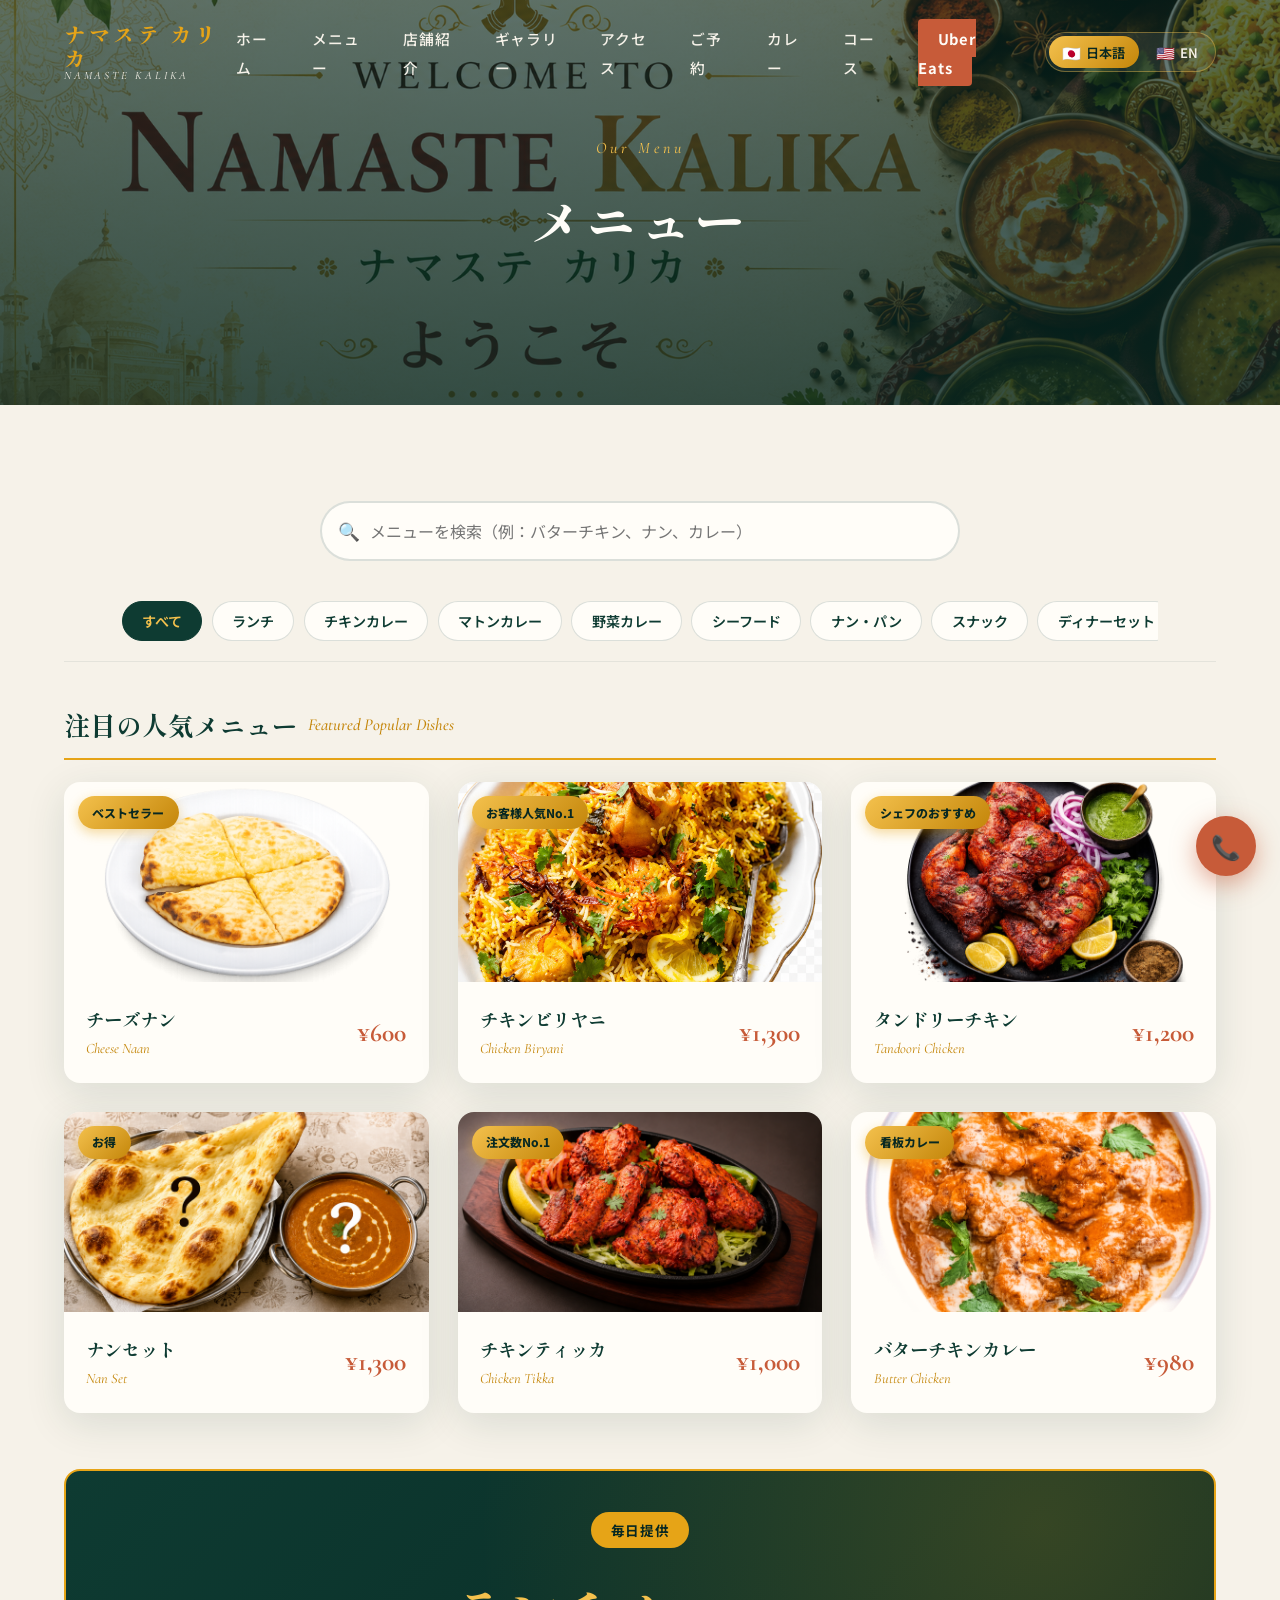
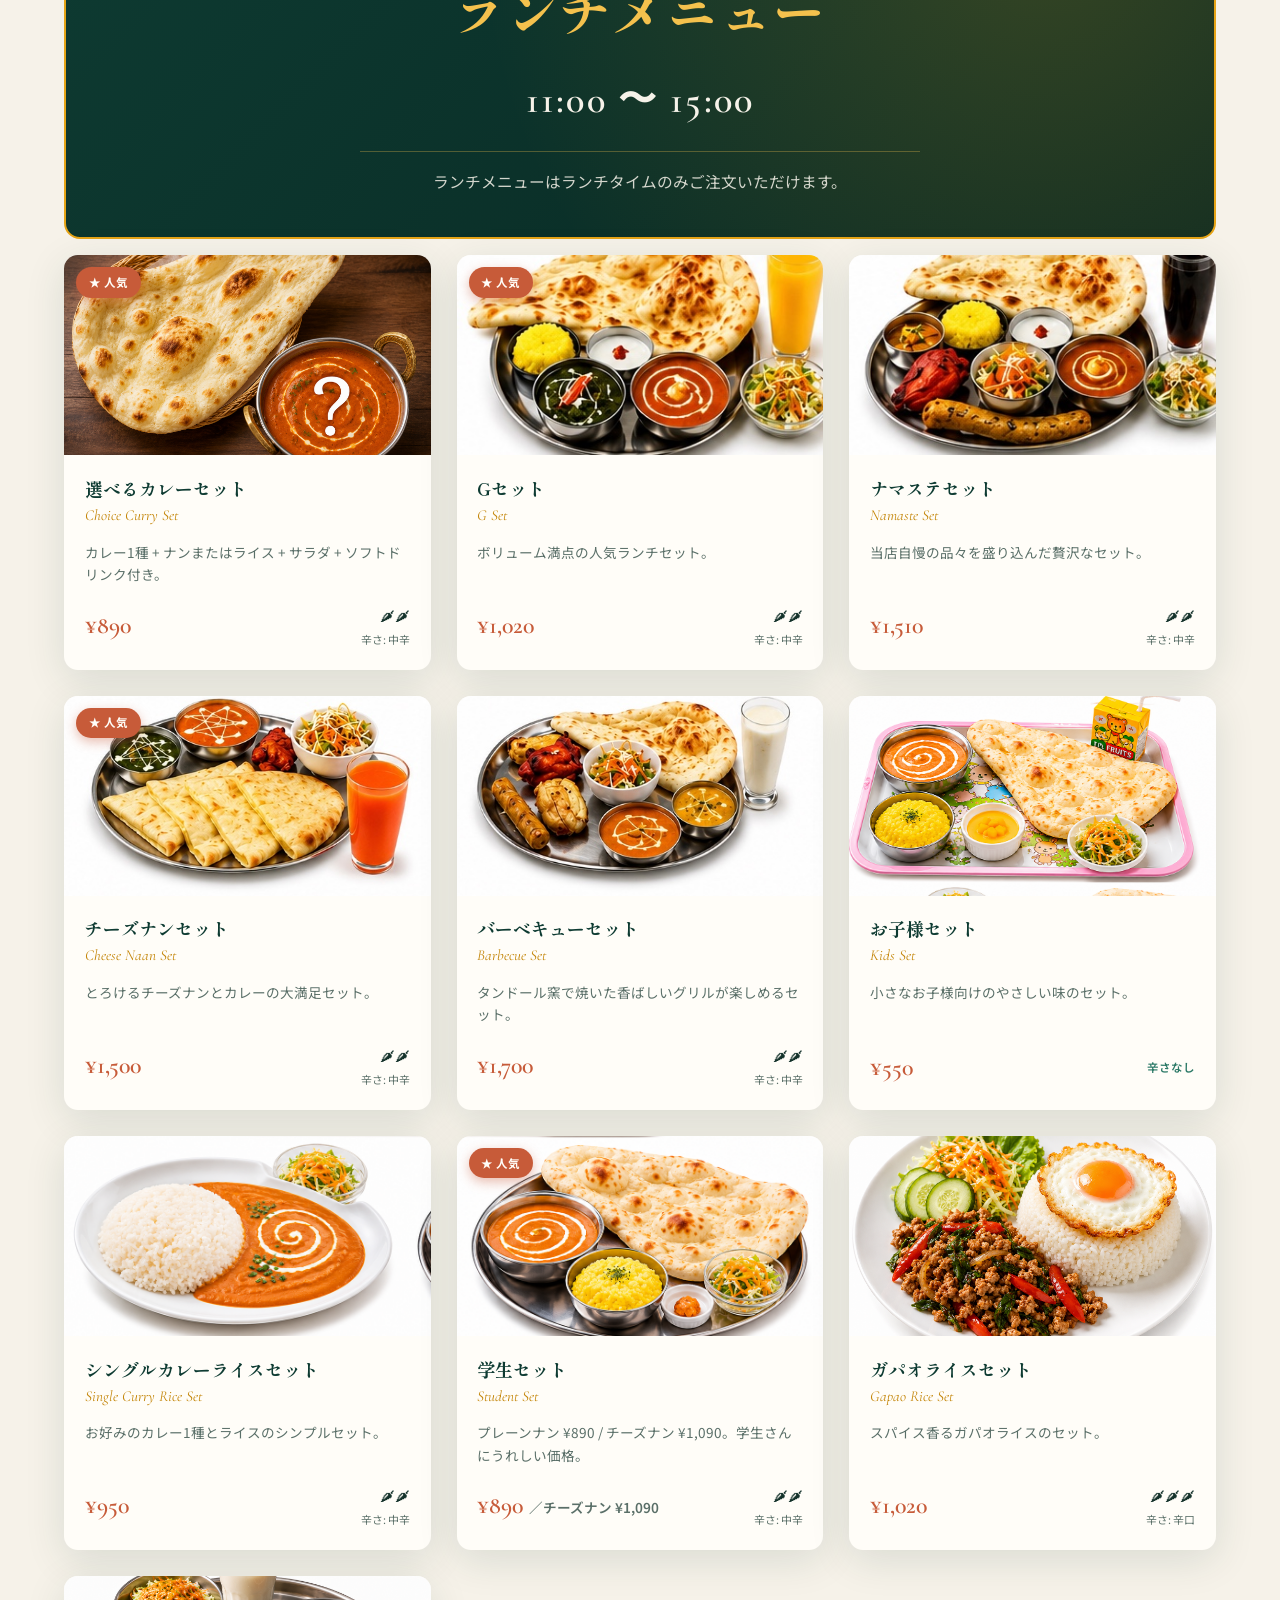
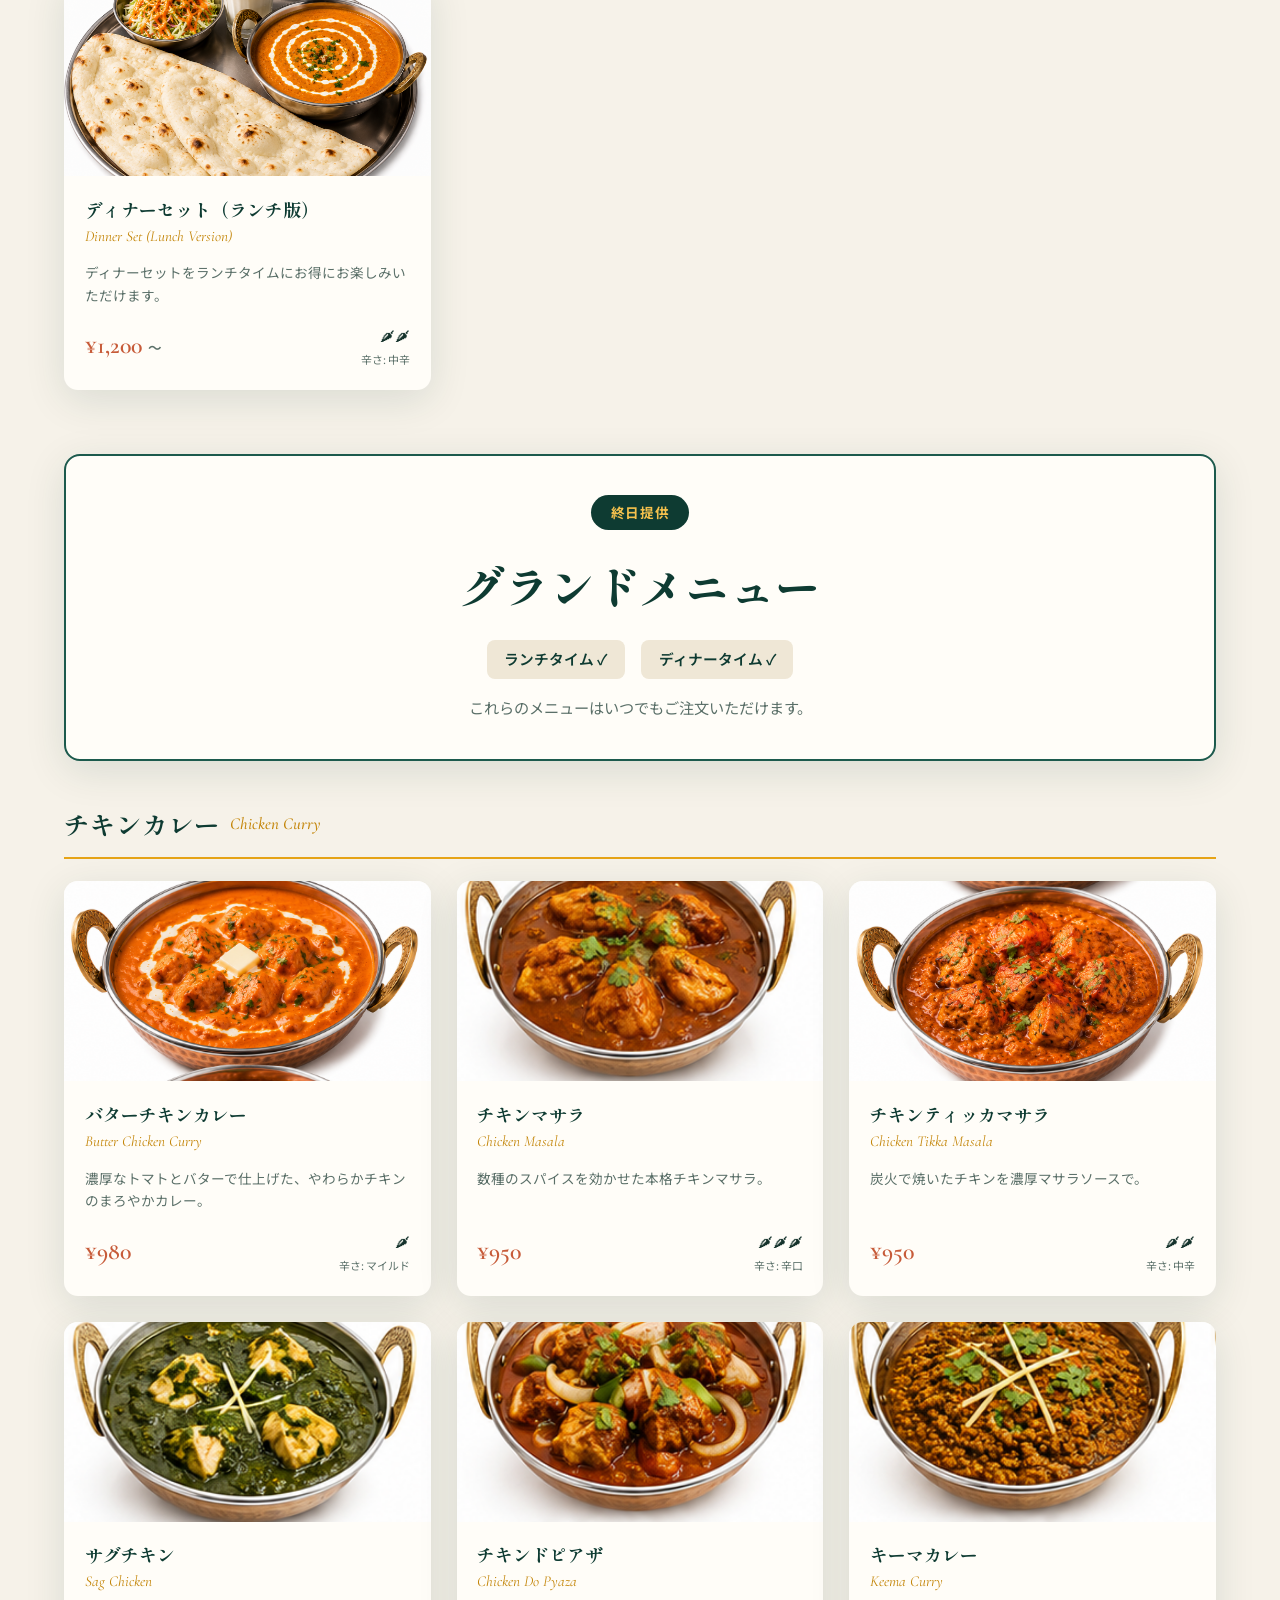
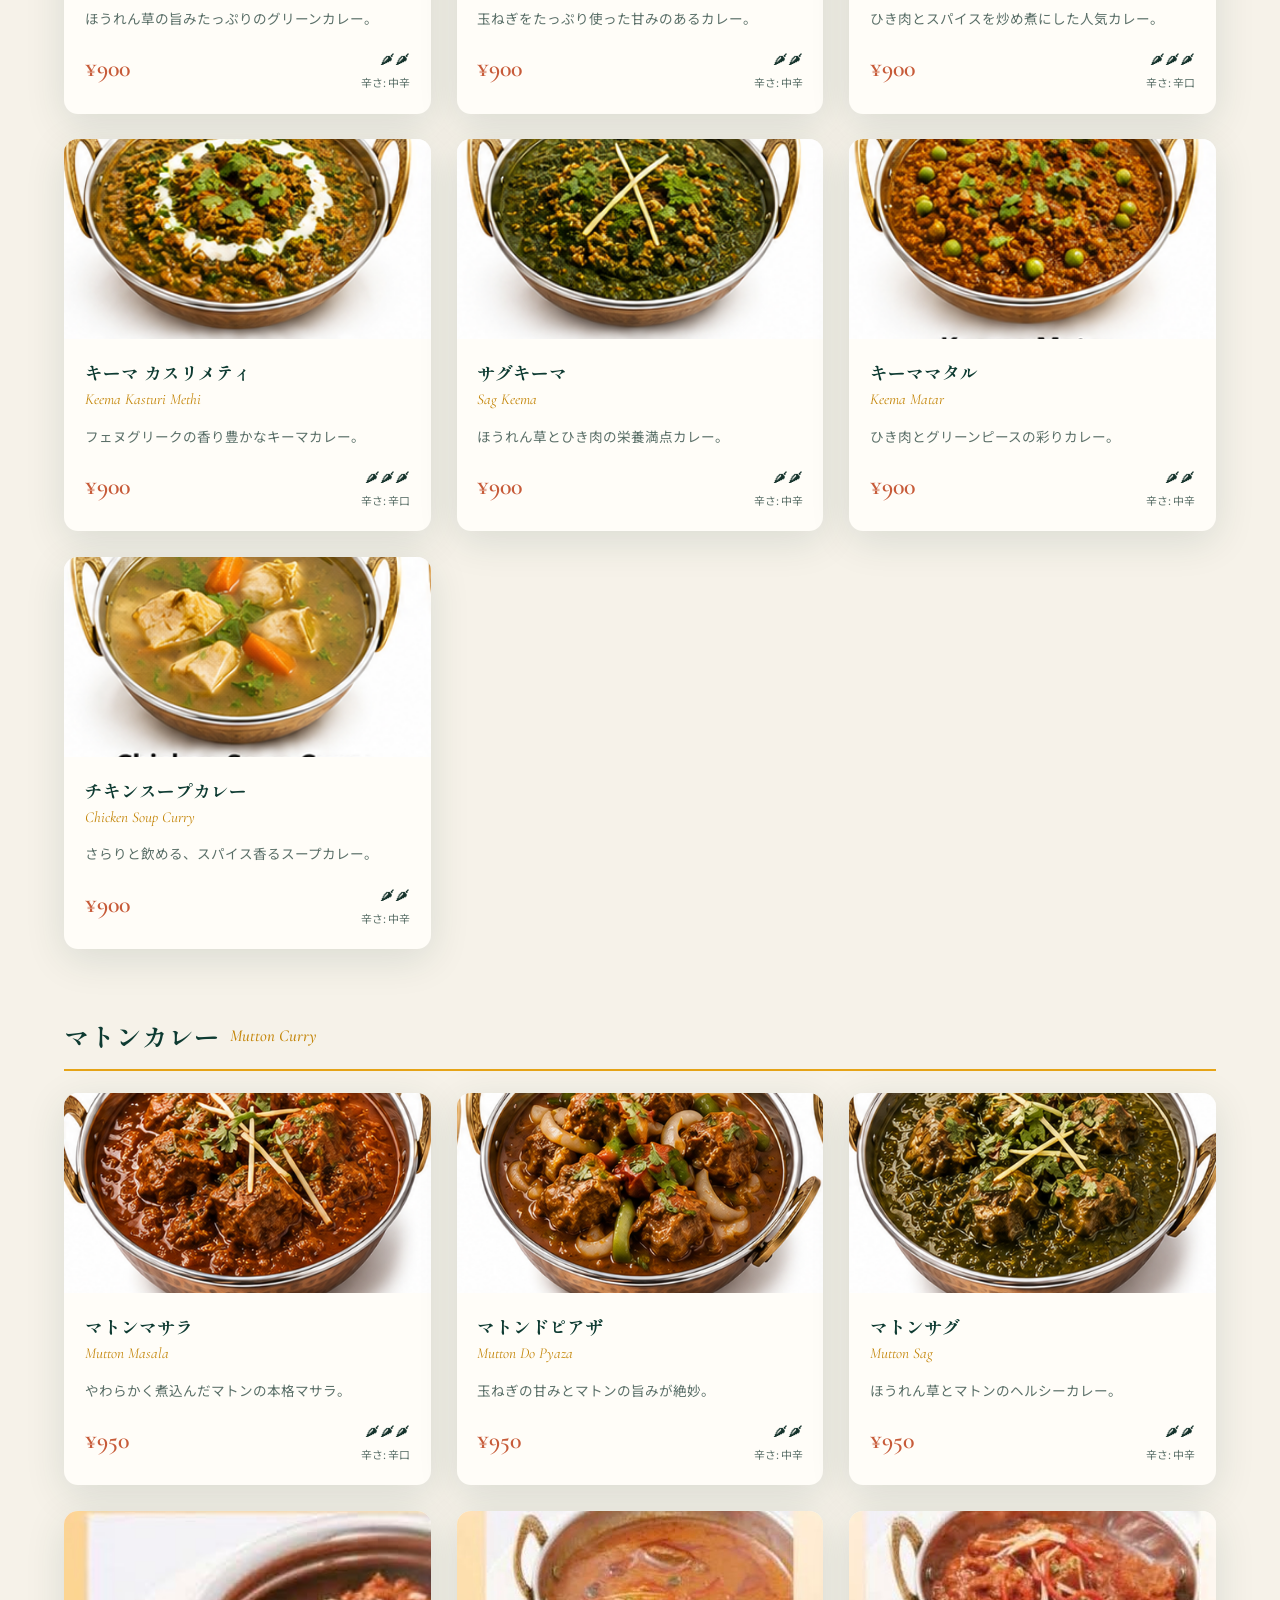
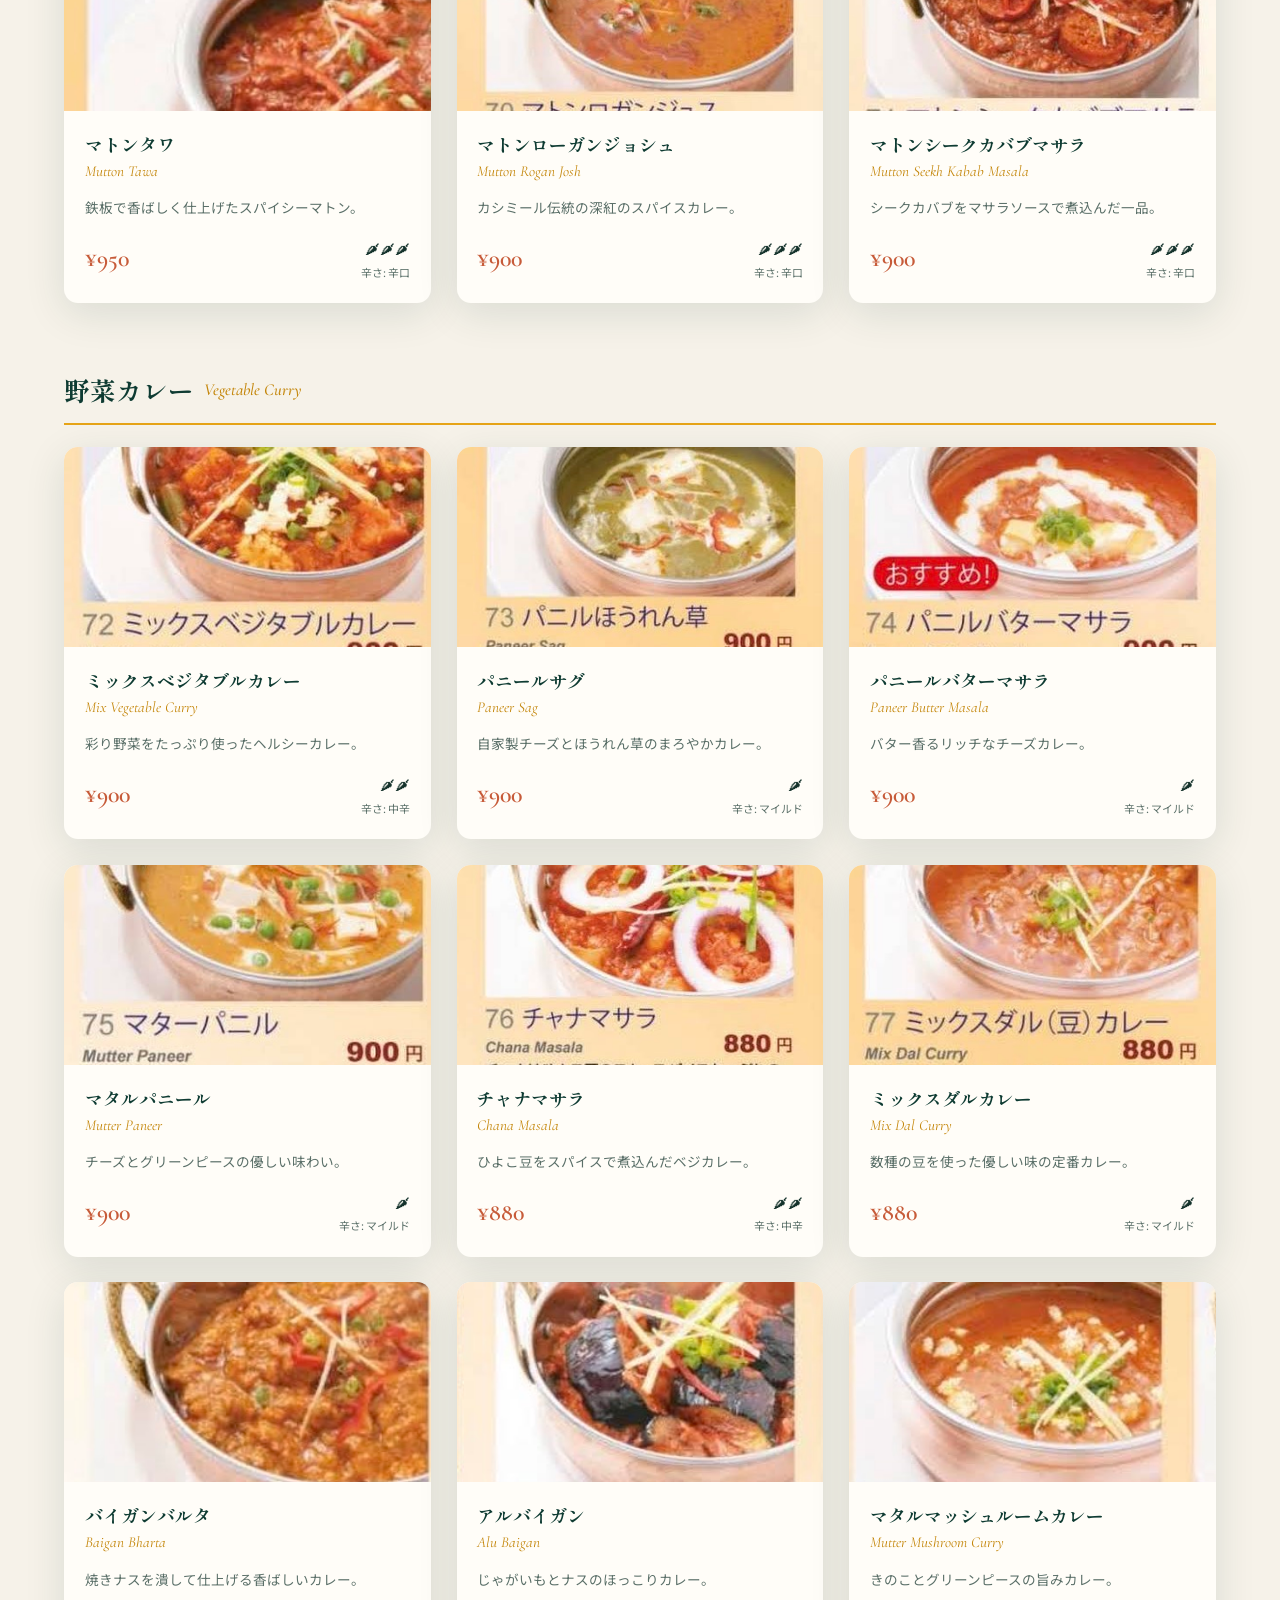
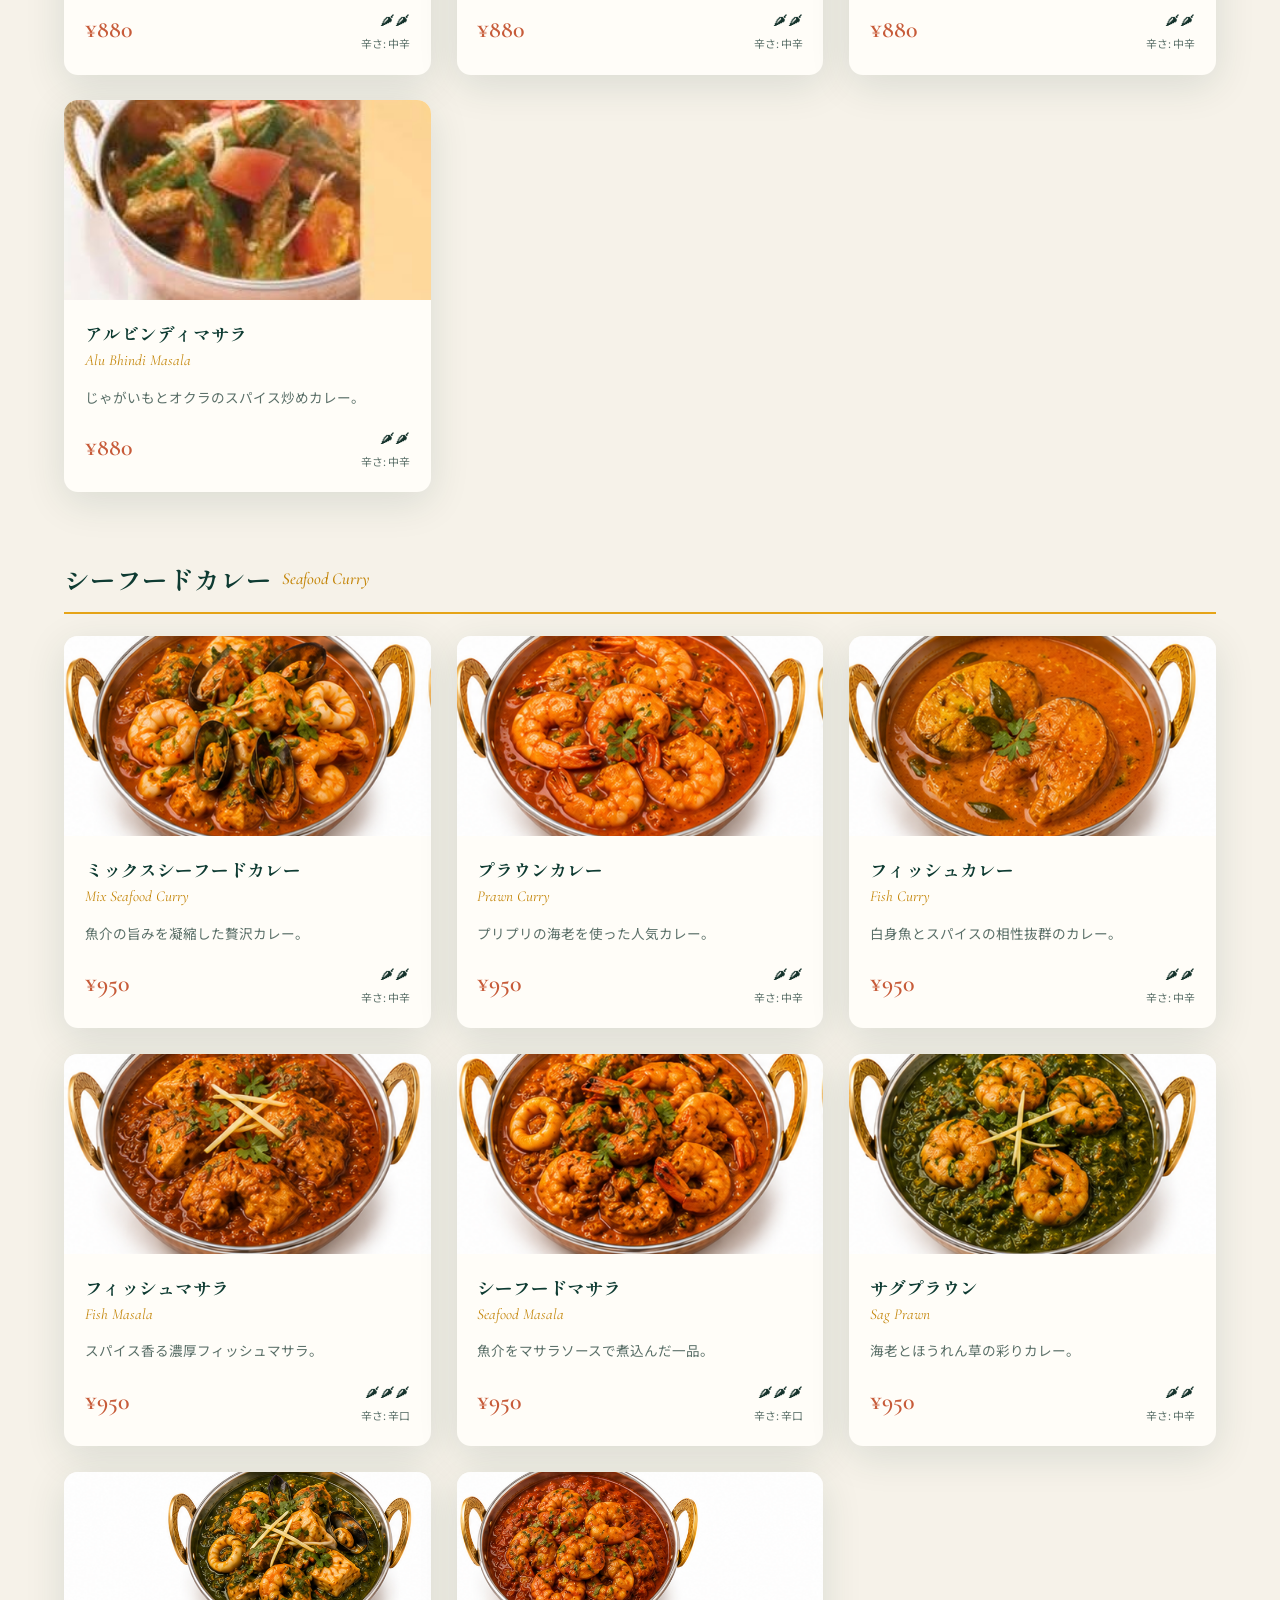
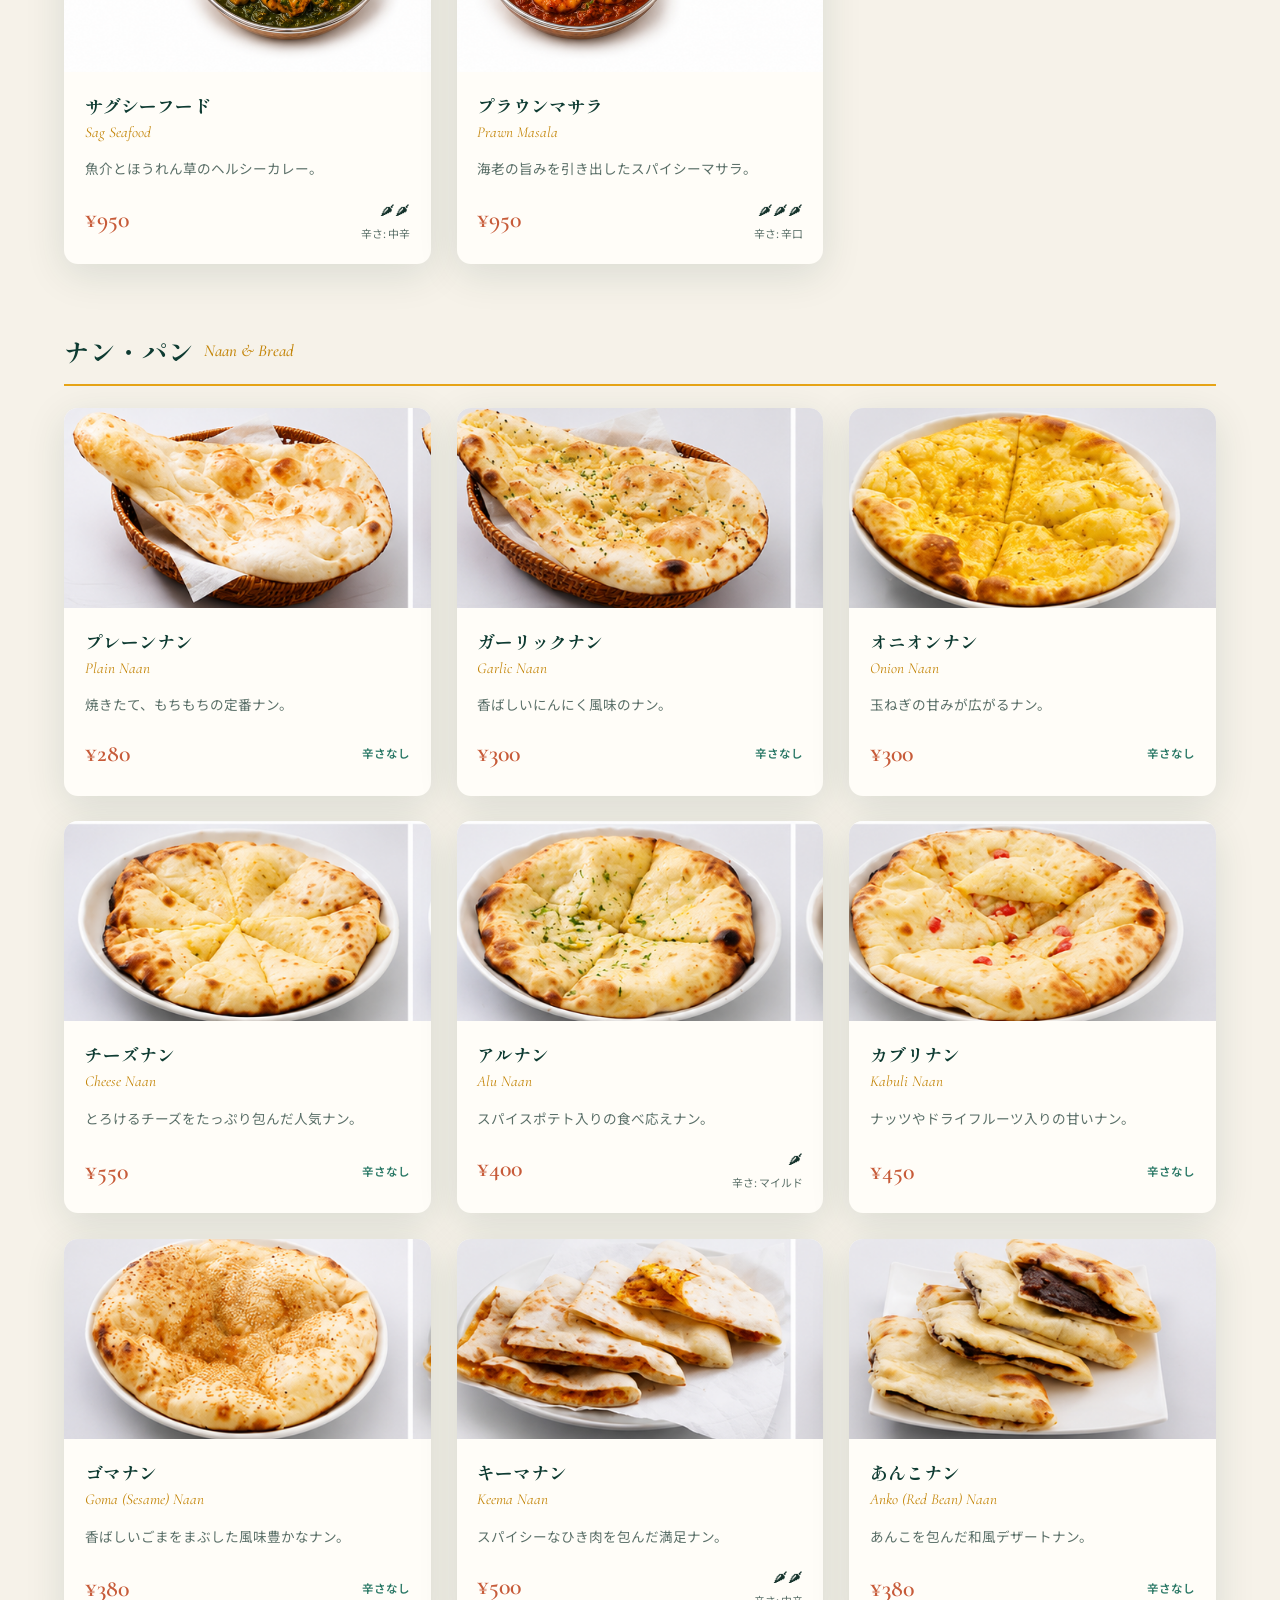
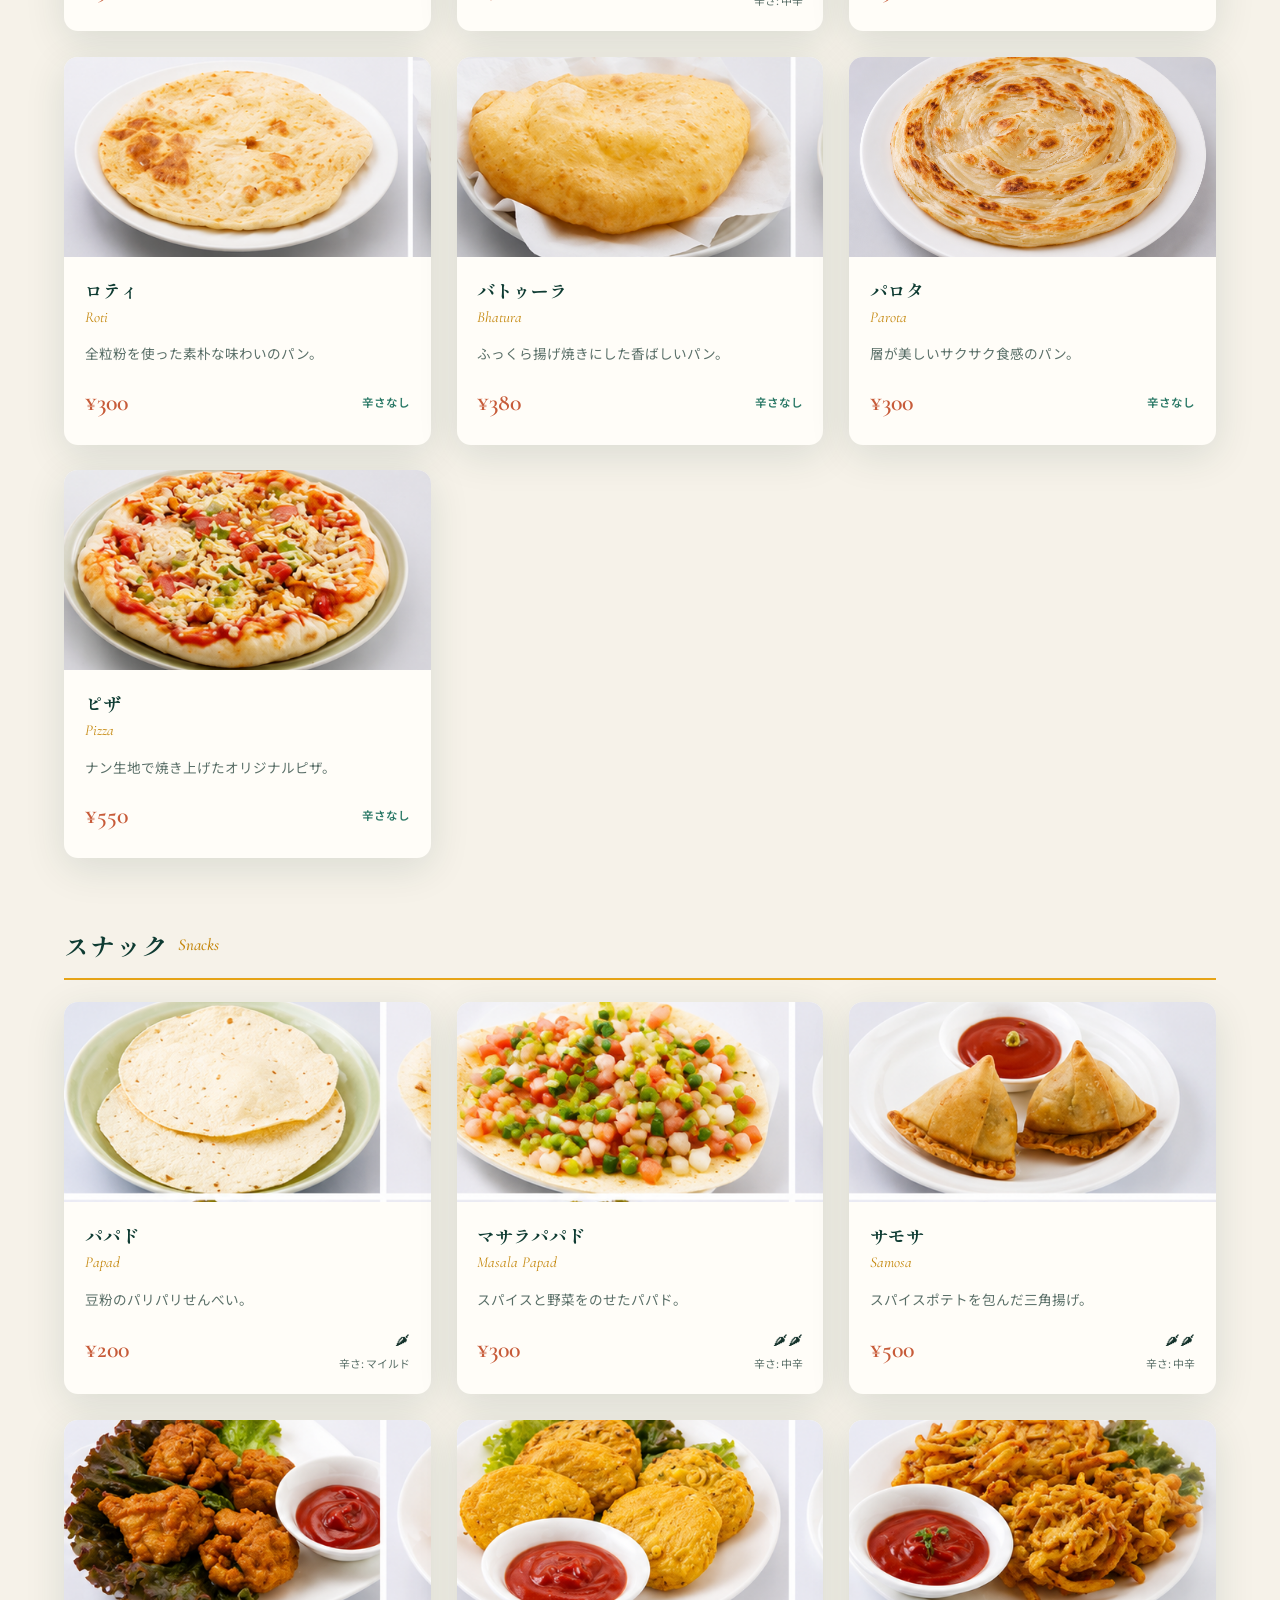
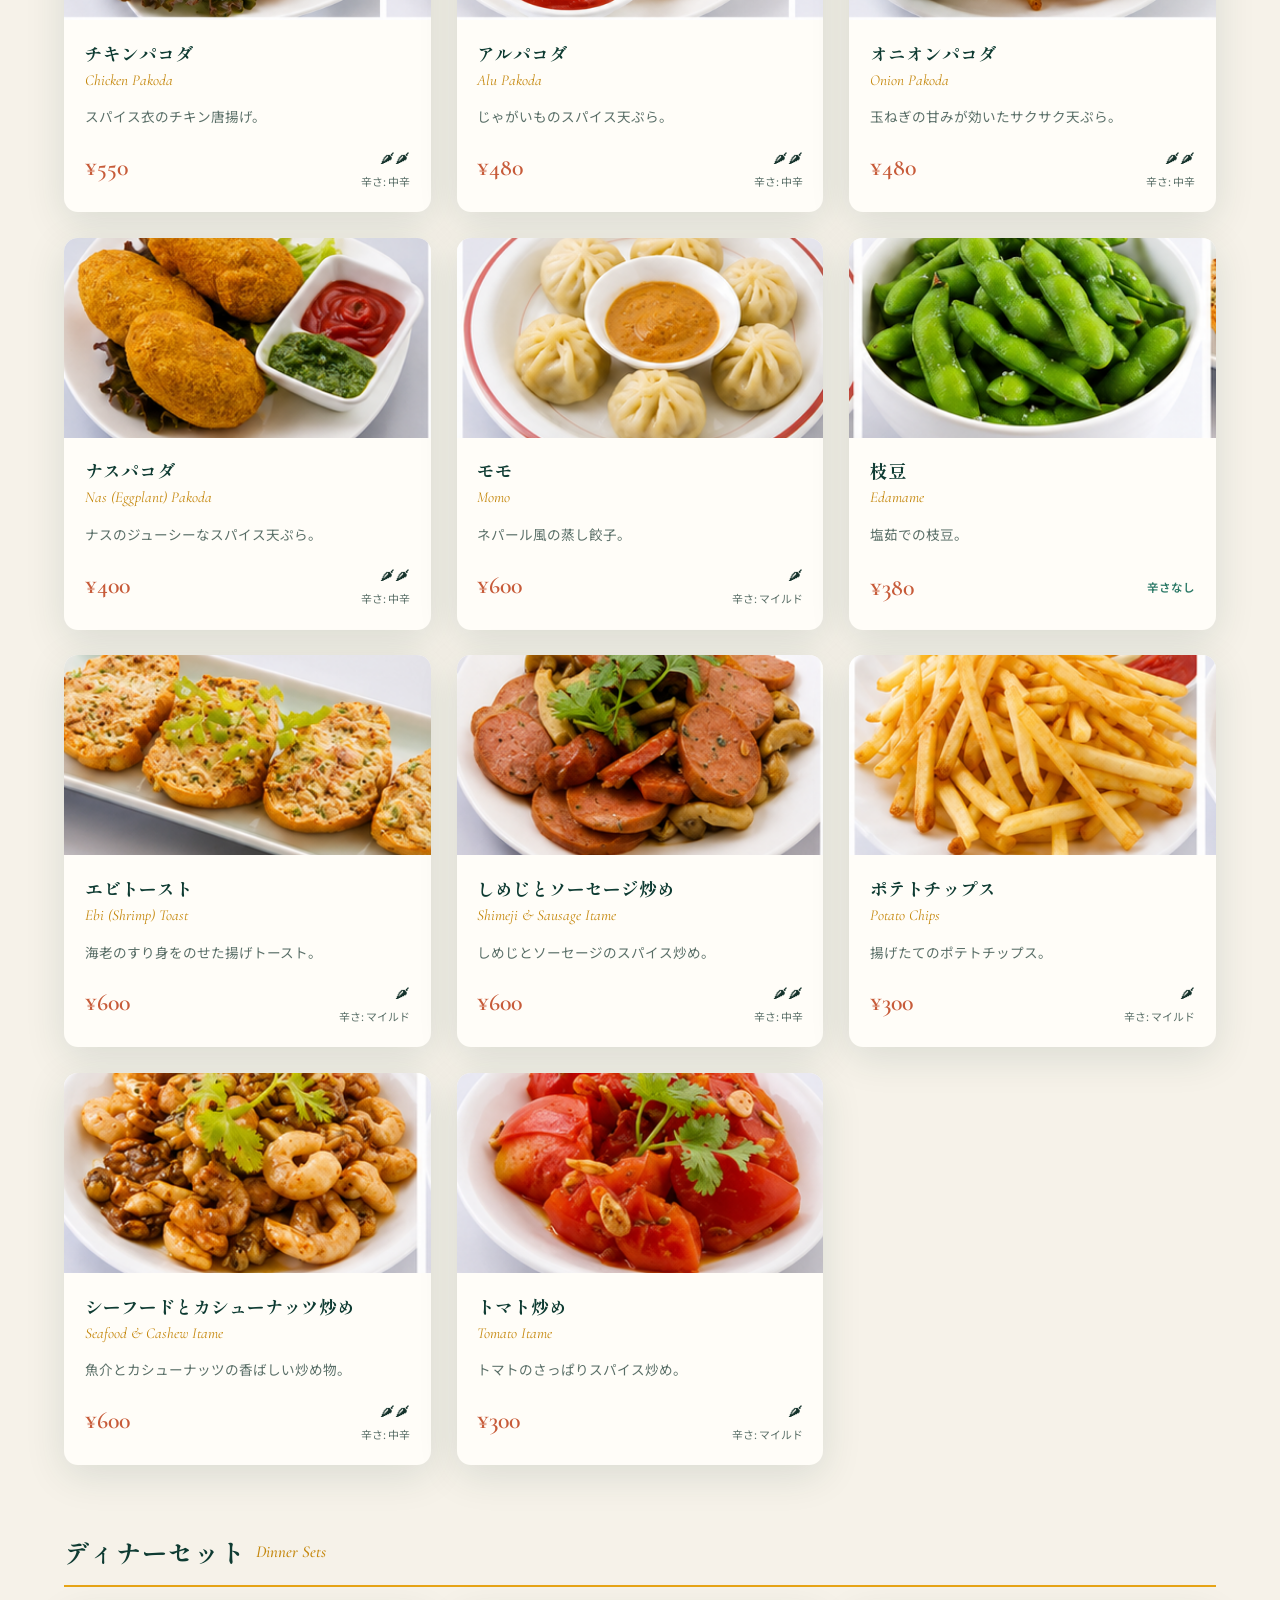
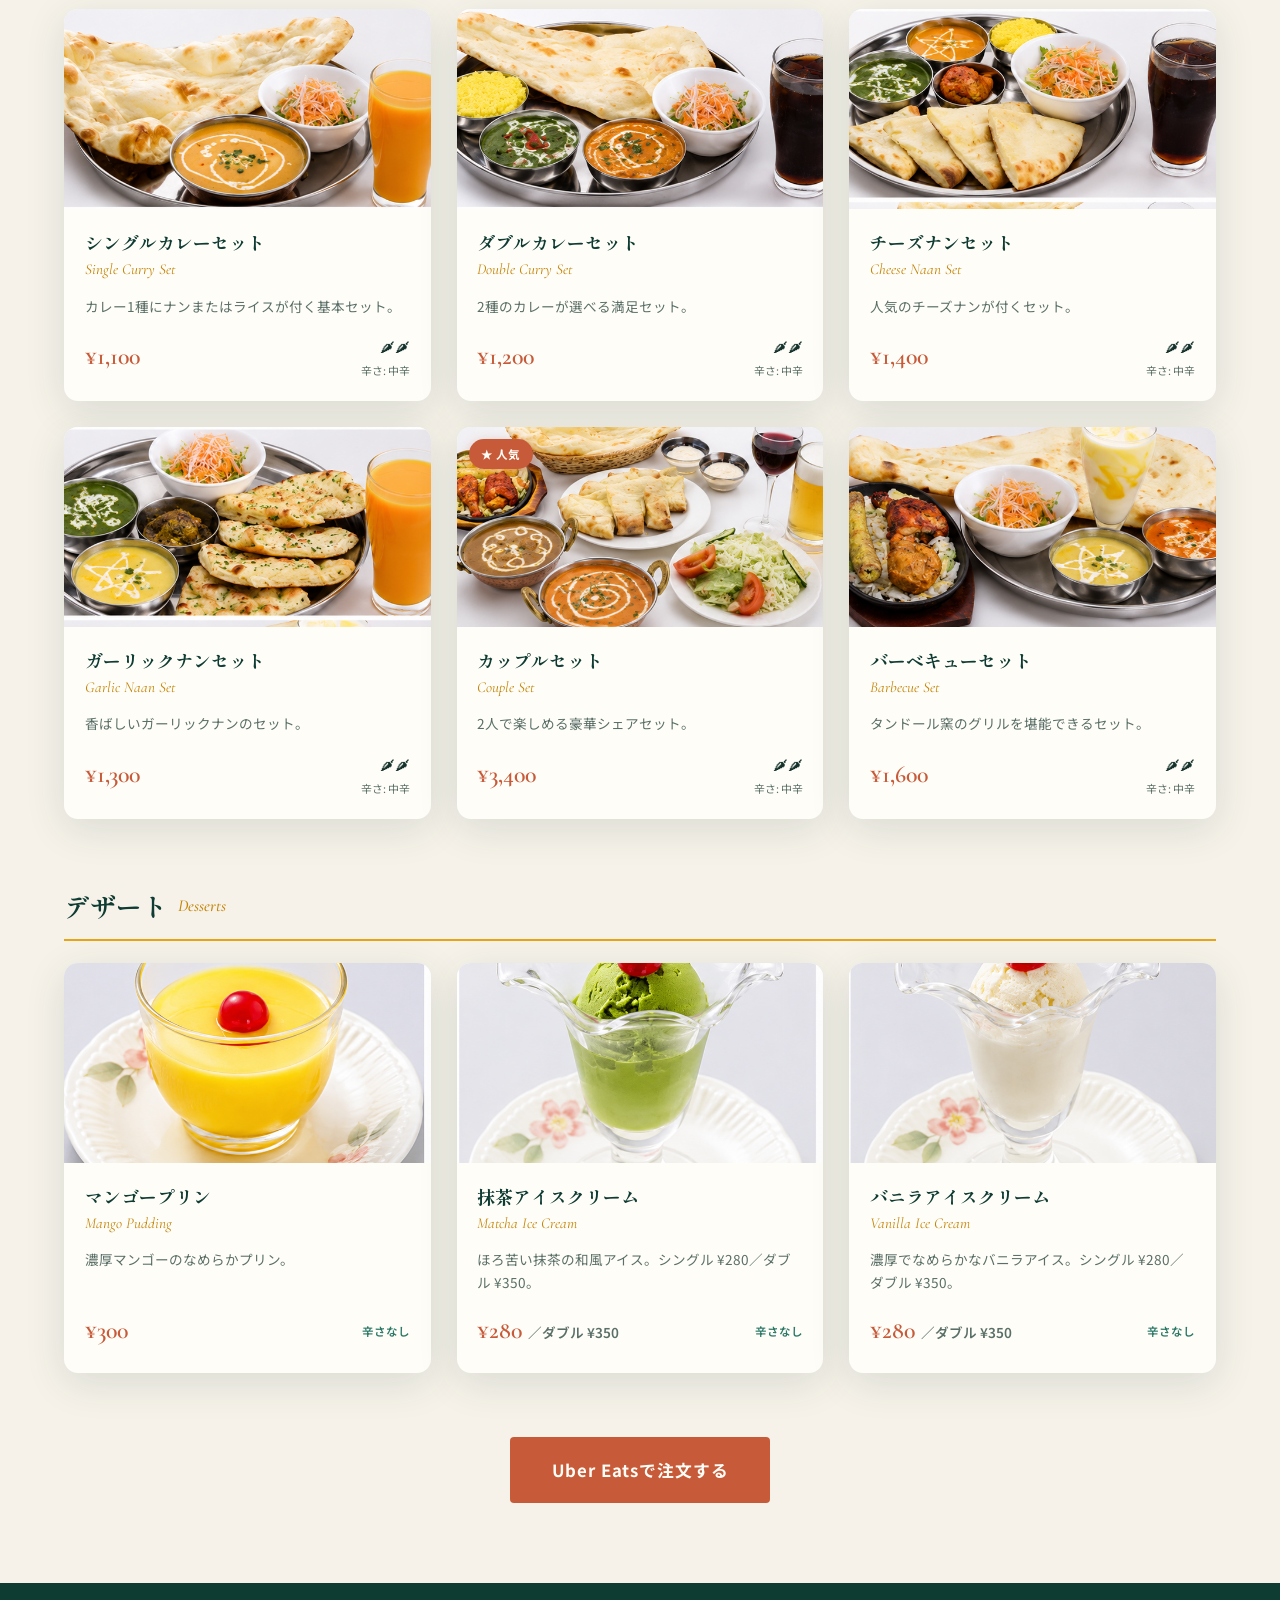
<file: menu.html>
<!DOCTYPE html>
<html lang="ja">
<head>
  <meta charset="UTF-8">
  <meta name="viewport" content="width=device-width, initial-scale=1.0">
  <title>メニュー｜ナマステ カリカ 本店｜宮崎の本格インド料理</title>
  <meta name="description" content="ナマステ カリカのメニュー。ランチメニュー（11:00〜15:00限定）とグランドメニュー（終日提供）。チキンカレー、マトンカレー、野菜カレー、シーフード、ナン、スナック、ディナーセット、デザートまで豊富にご用意。English menu available.">
  <meta name="keywords" content="インド料理 メニュー,宮崎 カレー,ナマステカリカ メニュー,ランチ,ナン,ビリヤニ,Indian menu Miyazaki">
  <meta name="robots" content="index, follow">
  <link rel="canonical" href="https://namastekalika.com/menu.html">

  <meta property="og:type" content="website">
  <meta property="og:title" content="メニュー｜ナマステ カリカ 本店">
  <meta property="og:description" content="ランチメニューとグランドメニュー。本格インド料理を豊富にご用意しています。">
  <meta property="og:image" content="https://namastekalika.com/images/ogp.jpg">
  <meta property="og:url" content="https://namastekalika.com/menu.html">
  <meta property="og:locale" content="ja_JP">
  <meta property="og:locale:alternate" content="en_US">

  <link rel="icon" type="image/png" href="images/favicon.png">
  <link rel="apple-touch-icon" href="images/logo.png">
  <link rel="preconnect" href="https://fonts.googleapis.com">
  <link rel="preconnect" href="https://fonts.gstatic.com" crossorigin>
  <link rel="stylesheet" href="css/style.css">
</head>
<body>

  <!-- ローディング画面 -->
  <div id="loader">
    <div class="loader-mark">ナマステ カリカ</div>
    <div class="loader-sub">NAMASTE KALIKA</div>
    <div class="loader-bar"></div>
  </div>

  <!-- モバイル用 言語バー（上部固定） -->
  <div class="mobile-lang-bar">
    <span class="ml-label" data-i18n="lang.choose">言語を選択 / Choose Language</span>
    <button data-lang-btn="ja">🇯🇵 日本語</button>
    <button data-lang-btn="en">🇺🇸 English</button>
  </div>

  <!-- ヘッダー -->
  <header id="header">
    <div class="container nav-wrap">
      <a href="index.html" class="logo">
        <span class="logo-main">ナマステ カリカ</span>
        <span class="logo-sub">Namaste Kalika</span>
      </a>
      <nav>
        <ul id="navMenu">
          <li><a href="index.html#hero" data-i18n="nav.home">ホーム</a></li>
          <li><a href="menu.html" data-i18n="nav.menu">メニュー</a></li>
          <li><a href="index.html#about" data-i18n="nav.about">店舗紹介</a></li>
          <li><a href="index.html#gallery" data-i18n="nav.gallery">ギャラリー</a></li>
          <li><a href="index.html#access" data-i18n="nav.access">アクセス</a></li>
          <li><a href="index.html#contact" data-i18n="nav.reserve">ご予約</a></li>
          <li><a href="index.html#curry" data-i18n="nav.curry">カレー</a></li>
          <li><a href="index.html#courses" data-i18n="nav.courses">コース</a></li>
          <li><a href="https://www.ubereats.com/jp/store/%E3%83%8A%E3%83%9E%E3%82%B9%E3%83%86-%E3%82%AB%E3%83%AA%E3%82%AB-namaste-kalika/2wbSjC1jSwa8sBppzB5b-g" target="_blank" rel="noopener" class="nav-uber" data-i18n="nav.uber">Uber Eats</a></li>
        </ul>
      </nav>
      <div class="lang-switch">
        <button data-lang-btn="ja"><span class="flag">🇯🇵</span> 日本語</button>
        <button data-lang-btn="en"><span class="flag">🇺🇸</span> EN</button>
      </div>
      <button class="burger" id="burger" aria-label="メニューを開く">
        <span></span><span></span><span></span>
      </button>
    </div>
  </header>

  <!-- ページヒーロー -->
  <section class="page-hero">
    <div class="container">
      <span class="section-eyebrow" data-i18n="menu.pageSub">Our Menu</span>
      <h1 data-i18n="menu.pageTitle">メニュー</h1>
    </div>
  </section>

  <!-- メニュー本体 -->
  <section class="menu-page">
    <div class="container">

      <!-- 検索バー -->
      <div class="menu-search-wrap">
        <span class="search-icon">🔍</span>
        <input type="text" id="menuSearch" data-i18n-placeholder="menu.searchPlaceholder"
               placeholder="メニューを検索（例：バターチキン、ナン、カレー）" autocomplete="off">
      </div>

      <!-- カテゴリーフィルター（スティッキー） -->
      <div class="cat-filter">
        <div class="container cat-filter-inner">
          <button class="cat-btn active" data-cat="all" data-i18n="cat.all">すべて</button>
          <button class="cat-btn" data-cat="lunch" data-i18n="cat.lunch">ランチ</button>
          <button class="cat-btn" data-cat="chicken" data-i18n="cat.chicken">チキンカレー</button>
          <button class="cat-btn" data-cat="mutton" data-i18n="cat.mutton">マトンカレー</button>
          <button class="cat-btn" data-cat="vegetable" data-i18n="cat.vegetable">野菜カレー</button>
          <button class="cat-btn" data-cat="seafood" data-i18n="cat.seafood">シーフード</button>
          <button class="cat-btn" data-cat="nan" data-i18n="cat.nan">ナン・パン</button>
          <button class="cat-btn" data-cat="snacks" data-i18n="cat.snacks">スナック</button>
          <button class="cat-btn" data-cat="dinnerset" data-i18n="cat.dinnerset">ディナーセット</button>
          <button class="cat-btn" data-cat="dessert" data-i18n="cat.dessert">デザート</button>
        </div>
      </div>

      <!-- メニュー描画先 -->
      <div id="menuRoot"></div>
      <div id="menuNoResults" class="menu-no-results" data-i18n="menu.noResults">該当するメニューが見つかりませんでした。</div>

      <!-- Uber Eats CTA -->
      <div class="menu-uber-cta">
        <a href="https://www.ubereats.com/jp/store/%E3%83%8A%E3%83%9E%E3%82%B9%E3%83%86-%E3%82%AB%E3%83%AA%E3%82%AB-namaste-kalika/2wbSjC1jSwa8sBppzB5b-g"
           target="_blank" rel="noopener" class="btn btn-red" data-i18n="menu.uberBtn">Uber Eatsで注文する</a>
      </div>

    </div>
  </section>

  <!-- フッター -->
  <footer>
    <div class="container">
      <div class="footer-grid">
        <div class="footer-brand">
          <span class="logo-main">ナマステ カリカ</span>
          <span class="logo-sub">Namaste Kalika</span>
          <p data-i18n="footer.brandDesc">宮崎市で本格インド料理をご提供。本場の味を、心を込めて。</p>
          <div class="footer-social">
            <a href="#" target="_blank" rel="noopener" aria-label="Instagram" title="Instagram">IG</a>
            <a href="https://www.ubereats.com/jp/store/%E3%83%8A%E3%83%9E%E3%82%B9%E3%83%86-%E3%82%AB%E3%83%AA%E3%82%AB-namaste-kalika/2wbSjC1jSwa8sBppzB5b-g" target="_blank" rel="noopener" aria-label="Uber Eats" title="Uber Eats">UE</a>
          </div>
        </div>
        <div class="footer-col">
          <h5 data-i18n="footer.infoTitle">店舗情報</h5>
          <ul>
            <li data-i18n="access.shopName">ナマステ カリカ 本店</li>
            <li>〒880-0856</li>
            <li data-i18n="access.addr" data-i18n-html>宮崎県宮崎市日の出町5-1</li>
            <li><a href="tel:0985729112">TEL: 0985-72-9112</a></li>
            <li data-i18n="footer.hours">営業時間: 10:30〜</li>
          </ul>
        </div>
        <div class="footer-col">
          <h5 data-i18n="footer.menuTitle">メニュー</h5>
          <ul>
            <li><a href="index.html" data-i18n="nav.home">ホーム</a></li>
            <li><a href="menu.html" data-i18n="nav.menu">メニュー</a></li>
            <li><a href="index.html#about" data-i18n="nav.about">店舗紹介</a></li>
            <li><a href="index.html#gallery" data-i18n="nav.gallery">ギャラリー</a></li>
            <li><a href="index.html#access" data-i18n="nav.access">アクセス</a></li>
            <li><a href="index.html#contact" data-i18n="nav.reserve">ご予約</a></li>
          </ul>
        </div>
      </div>
      <div class="footer-bottom" data-i18n="footer.copyright">© Namaste Kalika. All Rights Reserved.</div>
    </div>
  </footer>

  <a href="tel:0985729112" class="float-call" aria-label="電話する">📞</a>

  <script src="js/i18n.js"></script>
  <script src="js/menu-data.js"></script>
  <script src="js/menu-render.js"></script>
  <script src="js/lang.js"></script>
  <script src="js/img-labels.js"></script>
  <script src="js/main.js"></script>
</body>
</html>
</file>
<file: css/style.css>
/* ===================================================================
   ナマステ カリカ — 公式ウェブサイト スタイルシート
   和風モダン × 高級インドレストラン
   =================================================================== */

@import url('https://fonts.googleapis.com/css2?family=Shippori+Mincho:wght@400;500;600;700;800&family=Cormorant+Garamond:ital,wght@0,400;0,500;0,600;1,400&family=Noto+Sans+JP:wght@300;400;500;700&display=swap');

:root {
  /* === 新カラーパレット: ディープエメラルド × サフラン × アイボリー === */
  --emerald: #0e3b32;        /* ディープエメラルド（メイン） */
  --emerald-deep: #082822;   /* さらに濃いエメラルド */
  --emerald-mid: #1c5a4d;    /* ミッドトーン */
  --teal-soft: #2d7a68;      /* ソフトティール */
  --saffron: #e6a417;        /* サフラン（アクセント） */
  --saffron-light: #f4c14d;  /* ライトサフラン */
  --saffron-deep: #c4860a;   /* ディープサフラン */
  --terracotta: #c75b39;     /* テラコッタ（スパイス） */
  --ivory: #f6f2e9;          /* アイボリー背景 */
  --ivory-warm: #efe7d6;     /* 温かみのあるアイボリー */
  --white: #fffdf8;
  --text-dark: #14322b;
  --text-muted: #5a6f68;

  /* 互換用エイリアス（既存ルールが参照） */
  --dark-brown: #0e3b32;
  --deep-brown: #082822;
  --mid-brown: #1c5a4d;
  --gold: #e6a417;
  --gold-light: #f4c14d;
  --gold-deep: #c4860a;
  --cream: #f6f2e9;
  --spice-red: #c75b39;
  --spice-orange: #d68910;
  --spice-turmeric: #e6a417;

  --shadow-soft: 0 10px 40px rgba(14, 59, 50, 0.12);
  --shadow-deep: 0 20px 60px rgba(8, 40, 34, 0.28);
  --serif-jp: 'Shippori Mincho', serif;
  --serif-en: 'Cormorant Garamond', serif;
  --sans-jp: 'Noto Sans JP', sans-serif;
}

* { margin: 0; padding: 0; box-sizing: border-box; }

html { scroll-behavior: smooth; scroll-padding-top: 90px; }

body {
  font-family: var(--sans-jp);
  color: var(--text-dark);
  background: var(--cream);
  line-height: 1.8;
  overflow-x: hidden;
  -webkit-font-smoothing: antialiased;
}

img { max-width: 100%; display: block; }

a { text-decoration: none; color: inherit; }

.container { width: 90%; max-width: 1200px; margin: 0 auto; }

/* ===== ローディング画面 ===== */
#loader {
  position: fixed; inset: 0; z-index: 9999;
  background: var(--emerald-deep);
  display: flex; flex-direction: column;
  align-items: center; justify-content: center;
  transition: opacity 0.8s ease, visibility 0.8s ease;
}
#loader.hidden { opacity: 0; visibility: hidden; }
.loader-mark {
  font-family: var(--serif-jp); font-weight: 800;
  font-size: clamp(1.8rem, 6vw, 3rem); color: var(--gold);
  letter-spacing: 0.3em; margin-bottom: 1.5rem;
  opacity: 0; animation: fadeUp 1s ease forwards;
}
.loader-sub {
  font-family: var(--serif-en); font-style: italic;
  color: var(--cream); letter-spacing: 0.2em; font-size: 1rem;
  opacity: 0; animation: fadeUp 1s 0.3s ease forwards;
}
.loader-bar {
  margin-top: 2rem; width: 180px; height: 2px;
  background: rgba(201, 162, 75, 0.2); overflow: hidden;
}
.loader-bar::after {
  content: ''; display: block; height: 100%; width: 40%;
  background: var(--gold); animation: loadSlide 1.2s ease-in-out infinite;
}
@keyframes loadSlide { 0% { transform: translateX(-100%); } 100% { transform: translateX(350%); } }
@keyframes fadeUp { to { opacity: 1; transform: translateY(0); } from { opacity: 0; transform: translateY(20px); } }

/* ===== ヘッダー ===== */
header {
  position: fixed; top: 0; left: 0; width: 100%; z-index: 1000;
  background: rgba(8, 40, 34, 0.0);
  transition: background 0.4s ease, box-shadow 0.4s ease, padding 0.4s ease;
  padding: 1.4rem 0;
}
header.scrolled {
  background: rgba(8, 40, 34, 0.97);
  box-shadow: 0 4px 30px rgba(0,0,0,0.3);
  padding: 0.8rem 0;
}
.nav-wrap { display: flex; align-items: center; justify-content: space-between; }
.logo { display: flex; flex-direction: column; line-height: 1.1; }
.logo .logo-main {
  font-family: var(--serif-jp); font-weight: 800; font-size: 1.35rem;
  color: var(--gold); letter-spacing: 0.12em;
}
.logo .logo-sub {
  font-family: var(--serif-en); font-size: 0.7rem; font-style: italic;
  color: var(--cream); letter-spacing: 0.25em; text-transform: uppercase;
}
nav ul { display: flex; align-items: center; gap: 2rem; list-style: none; }
nav ul li a {
  color: var(--cream); font-size: 0.92rem; font-weight: 500;
  letter-spacing: 0.05em; position: relative; padding: 0.3rem 0;
  transition: color 0.3s ease;
}
nav ul li a::after {
  content: ''; position: absolute; bottom: 0; left: 0; width: 0; height: 1px;
  background: var(--gold); transition: width 0.3s ease;
}
nav ul li a:hover { color: var(--gold-light); }
nav ul li a:hover::after { width: 100%; }
.nav-uber {
  background: var(--spice-red); color: var(--white) !important;
  padding: 0.55rem 1.2rem !important; border-radius: 4px;
  font-weight: 700 !important; transition: background 0.3s ease, transform 0.3s ease;
}
.nav-uber:hover { background: #8e2d23; transform: translateY(-2px); }
.nav-uber::after { display: none !important; }
.burger { display: none; flex-direction: column; gap: 5px; cursor: pointer; background: none; border: none; padding: 6px; }
.burger span { width: 26px; height: 2px; background: var(--gold); transition: 0.3s; }

/* ===== ヒーロー ===== */
.hero {
  position: relative; min-height: 100vh; display: flex;
  align-items: center; justify-content: center; text-align: center;
  background: linear-gradient(rgba(8,40,34,0.62), rgba(8,40,34,0.82)),
    url('../images/hero.jpg') center/cover no-repeat fixed;
  color: var(--white); overflow: hidden;
}
.hero::before {
  content: ''; position: absolute; inset: 0;
  background: radial-gradient(circle at 50% 120%, rgba(230,164,23,0.20), transparent 60%);
}
.hero-content { position: relative; z-index: 2; padding: 6rem 1rem 2rem; }
.hero-eyebrow {
  font-family: var(--serif-en); font-style: italic; font-size: 1.1rem;
  color: var(--gold-light); letter-spacing: 0.3em; margin-bottom: 1.2rem;
  opacity: 0; animation: fadeUp 1s 0.3s ease forwards;
}
.hero h1 {
  font-family: var(--serif-jp); font-weight: 800;
  font-size: clamp(2.4rem, 7vw, 5rem); line-height: 1.25;
  letter-spacing: 0.05em; margin-bottom: 1.5rem; text-shadow: 0 4px 30px rgba(0,0,0,0.5);
  opacity: 0; animation: fadeUp 1s 0.5s ease forwards;
}
.hero p.hero-sub {
  font-size: clamp(1rem, 2.5vw, 1.3rem); font-weight: 300;
  letter-spacing: 0.08em; margin-bottom: 2.8rem; max-width: 620px;
  margin-left: auto; margin-right: auto;
  opacity: 0; animation: fadeUp 1s 0.7s ease forwards;
}
.hero-btns {
  display: flex; gap: 1rem; justify-content: center; flex-wrap: wrap;
  opacity: 0; animation: fadeUp 1s 0.9s ease forwards;
}
.scroll-cue {
  position: absolute; bottom: 2rem; left: 50%; transform: translateX(-50%);
  z-index: 2; color: var(--gold-light); font-size: 0.75rem; letter-spacing: 0.2em;
  display: flex; flex-direction: column; align-items: center; gap: 0.6rem;
  opacity: 0; animation: fadeUp 1s 1.2s ease forwards;
}
.scroll-cue span {
  width: 1px; height: 40px; background: linear-gradient(var(--gold-light), transparent);
  animation: scrollPulse 2s ease-in-out infinite;
}
@keyframes scrollPulse { 0%,100% { opacity: 0.3; transform: scaleY(0.6); } 50% { opacity: 1; transform: scaleY(1); } }

/* ===== ボタン ===== */
.btn {
  display: inline-flex; align-items: center; gap: 0.5rem;
  padding: 0.95rem 1.8rem; font-family: var(--sans-jp); font-weight: 700;
  font-size: 0.95rem; letter-spacing: 0.05em; border-radius: 4px;
  cursor: pointer; border: none; transition: all 0.35s ease; position: relative;
}
.btn-gold {
  background: linear-gradient(135deg, var(--gold-light), var(--gold-deep));
  color: var(--dark-brown);
}
.btn-gold:hover { transform: translateY(-3px); box-shadow: 0 12px 30px rgba(201,162,75,0.4); }
.btn-outline { background: transparent; color: var(--white); border: 1.5px solid var(--gold); }
.btn-outline:hover { background: var(--gold); color: var(--dark-brown); transform: translateY(-3px); }
.btn-red { background: var(--spice-red); color: var(--white); }
.btn-red:hover { background: #8e2d23; transform: translateY(-3px); box-shadow: 0 12px 30px rgba(176,58,46,0.35); }
.btn-dark { background: var(--dark-brown); color: var(--gold-light); }
.btn-dark:hover { background: var(--deep-brown); transform: translateY(-3px); }

/* ===== セクション共通 ===== */
section { padding: 6rem 0; position: relative; }
.section-head { text-align: center; margin-bottom: 3.5rem; }
.section-eyebrow {
  font-family: var(--serif-en); font-style: italic; font-size: 1rem;
  color: var(--gold-deep); letter-spacing: 0.25em; display: block; margin-bottom: 0.8rem;
}
.section-title {
  font-family: var(--serif-jp); font-weight: 700;
  font-size: clamp(1.8rem, 4vw, 2.6rem); color: var(--dark-brown);
  letter-spacing: 0.06em; position: relative; display: inline-block;
}
.section-title::after {
  content: ''; display: block; width: 50px; height: 2px;
  background: var(--gold); margin: 1rem auto 0;
}

/* ===== 店舗紹介 ===== */
.about { background: var(--white); }
.about-grid {
  display: grid; grid-template-columns: 1fr 1fr; gap: 4rem; align-items: center;
}
.about-img-wrap { position: relative; }
.about-img-wrap img { border-radius: 8px; box-shadow: var(--shadow-deep); }
.about-img-wrap::before {
  content: ''; position: absolute; top: -16px; left: -16px;
  width: 100px; height: 100px; border-top: 2px solid var(--gold);
  border-left: 2px solid var(--gold); z-index: -1;
}
.about-img-wrap::after {
  content: ''; position: absolute; bottom: -16px; right: -16px;
  width: 100px; height: 100px; border-bottom: 2px solid var(--gold);
  border-right: 2px solid var(--gold); z-index: -1;
}
.about-text h3 {
  font-family: var(--serif-jp); font-weight: 700; font-size: 1.6rem;
  color: var(--dark-brown); margin-bottom: 1.5rem; line-height: 1.6;
}
.about-text p { color: var(--text-muted); margin-bottom: 1.2rem; font-size: 1rem; }
.about-badges { display: flex; flex-wrap: wrap; gap: 0.7rem; margin-top: 1.8rem; }
.about-badges span {
  background: var(--cream); border: 1px solid var(--gold); color: var(--gold-deep);
  padding: 0.4rem 1rem; border-radius: 30px; font-size: 0.82rem; font-weight: 500;
}

/* ===== 人気メニュー ===== */
.popular { background: var(--cream); }
.menu-grid {
  display: grid; grid-template-columns: repeat(3, 1fr); gap: 2rem;
}
.menu-card {
  background: var(--white); border-radius: 10px; overflow: hidden;
  box-shadow: var(--shadow-soft); transition: transform 0.4s ease, box-shadow 0.4s ease;
}
.menu-card:hover { transform: translateY(-8px); box-shadow: var(--shadow-deep); }
.menu-card-img { height: 220px; overflow: hidden; }
.menu-card-img img { width: 100%; height: 100%; object-fit: cover; transition: transform 0.6s ease; }
.menu-card:hover .menu-card-img img { transform: scale(1.08); }
.menu-card-body { padding: 1.5rem; }
.menu-card-body h4 {
  font-family: var(--serif-jp); font-weight: 700; font-size: 1.2rem;
  color: var(--dark-brown); margin-bottom: 0.5rem;
}
.menu-card-body p { color: var(--text-muted); font-size: 0.9rem; }
.menu-card-price {
  display: inline-block; margin-top: 0.8rem; color: var(--spice-red);
  font-weight: 700; font-family: var(--serif-en); font-size: 1.2rem;
}
.center-btn { text-align: center; margin-top: 3rem; }

/* ===== サービス ===== */
.services { background: var(--dark-brown); color: var(--cream); }
.services .section-title { color: var(--gold-light); }
.services .section-title::after { background: var(--gold); }
.services .section-eyebrow { color: var(--gold); }
.services-grid {
  display: grid; grid-template-columns: repeat(4, 1fr); gap: 1.5rem;
}
.service-card {
  background: rgba(255,255,255,0.04); border: 1px solid rgba(201,162,75,0.25);
  border-radius: 8px; padding: 2rem 1.5rem; text-align: center;
  transition: background 0.35s ease, transform 0.35s ease, border-color 0.35s ease;
}
.service-card:hover {
  background: rgba(201,162,75,0.1); transform: translateY(-6px);
  border-color: var(--gold);
}
.service-icon {
  width: 56px; height: 56px; margin: 0 auto 1.2rem; border-radius: 50%;
  background: linear-gradient(135deg, var(--gold-light), var(--gold-deep));
  display: flex; align-items: center; justify-content: center;
  font-size: 1.5rem; color: var(--dark-brown);
}
.service-card h4 { font-family: var(--serif-jp); font-weight: 600; font-size: 1.05rem; color: var(--gold-light); }

/* ===== ギャラリー ===== */
.gallery { background: var(--white); }
.gallery-grid {
  display: grid; grid-template-columns: repeat(4, 1fr);
  grid-auto-rows: 200px; gap: 1rem;
}
.gallery-item {
  overflow: hidden; border-radius: 6px; cursor: pointer; position: relative;
}
.gallery-item img { width: 100%; height: 100%; object-fit: cover; transition: transform 0.6s ease; }
.gallery-item:hover img { transform: scale(1.1); }
.gallery-item::after {
  content: '＋'; position: absolute; inset: 0; display: flex;
  align-items: center; justify-content: center; color: var(--white);
  font-size: 2rem; background: rgba(8,40,34,0.5); opacity: 0; transition: opacity 0.3s ease;
}
.gallery-item:hover::after { opacity: 1; }
.gallery-item.wide { grid-column: span 2; }
.gallery-item.tall { grid-row: span 2; }

/* ===== パーティー予約 ===== */
.party {
  background: linear-gradient(rgba(8,40,34,0.85), rgba(8,40,34,0.92)),
    url('../images/party.jpg') center/cover no-repeat fixed;
  color: var(--cream); text-align: center;
}
.party .section-title { color: var(--gold-light); }
.party .section-title::after { background: var(--gold); }
.party .section-eyebrow { color: var(--gold); }
.party p.party-desc { max-width: 640px; margin: 0 auto 2.5rem; font-size: 1.1rem; font-weight: 300; }

/* ===== お客様の声 ===== */
.reviews { background: var(--cream); }
.reviews-grid { display: grid; grid-template-columns: repeat(3, 1fr); gap: 2rem; }
.review-card {
  background: var(--white); border-radius: 10px; padding: 2.2rem;
  box-shadow: var(--shadow-soft); position: relative;
}
.review-card::before {
  content: '"'; position: absolute; top: 0.5rem; right: 1.5rem;
  font-family: var(--serif-en); font-size: 5rem; color: var(--gold);
  opacity: 0.18; line-height: 1;
}
.review-stars { color: var(--gold); font-size: 1.1rem; letter-spacing: 0.15em; margin-bottom: 1rem; }
.review-card p { color: var(--text-dark); font-size: 1.02rem; margin-bottom: 1.2rem; }
.review-author { font-weight: 700; color: var(--text-muted); font-size: 0.88rem; }

/* ===== アクセス ===== */
.access { background: var(--white); }
.access-grid { display: grid; grid-template-columns: 1fr 1fr; gap: 3rem; align-items: stretch; }
.access-info { display: flex; flex-direction: column; justify-content: center; }
.access-info .info-row {
  display: flex; gap: 1rem; padding: 1.2rem 0; border-bottom: 1px solid rgba(201,162,75,0.3);
}
.access-info .info-row:last-of-type { border-bottom: none; }
.info-label {
  font-family: var(--serif-jp); font-weight: 700; color: var(--gold-deep);
  min-width: 90px; font-size: 0.95rem;
}
.info-value { color: var(--text-dark); font-size: 0.98rem; }
.info-value a { color: var(--spice-red); font-weight: 700; }
.access-buttons { display: flex; gap: 1rem; margin-top: 1.8rem; flex-wrap: wrap; }
.map-wrap { border-radius: 10px; overflow: hidden; box-shadow: var(--shadow-soft); min-height: 380px; }
.map-wrap iframe { width: 100%; height: 100%; min-height: 380px; border: 0; }

/* ===== お問い合わせ ===== */
.contact { background: var(--deep-brown); color: var(--cream); }
.contact .section-title { color: var(--gold-light); }
.contact .section-title::after { background: var(--gold); }
.contact .section-eyebrow { color: var(--gold); }
.contact-form { max-width: 640px; margin: 0 auto; }
.form-group { margin-bottom: 1.4rem; }
.form-group label { display: block; margin-bottom: 0.5rem; font-size: 0.9rem; color: var(--gold-light); font-weight: 500; }
.form-group input, .form-group textarea {
  width: 100%; padding: 0.9rem 1rem; border: 1px solid rgba(201,162,75,0.3);
  background: rgba(255,255,255,0.05); color: var(--white); border-radius: 5px;
  font-family: var(--sans-jp); font-size: 1rem; transition: border-color 0.3s ease;
}
.form-group input:focus, .form-group textarea:focus { outline: none; border-color: var(--gold); }
.form-group input::placeholder, .form-group textarea::placeholder { color: rgba(247,241,230,0.4); }
.form-note { font-size: 0.82rem; color: rgba(247,241,230,0.6); margin-top: 1rem; text-align: center; }
.form-success {
  display: none; background: rgba(201,162,75,0.15); border: 1px solid var(--gold);
  color: var(--gold-light); padding: 1rem; border-radius: 5px; text-align: center; margin-top: 1.2rem;
}

/* ===== フッター ===== */
footer { background: var(--dark-brown); color: var(--cream); padding: 4rem 0 2rem; }
.footer-grid { display: grid; grid-template-columns: 2fr 1fr 1fr; gap: 3rem; margin-bottom: 3rem; }
.footer-brand .logo-main { font-family: var(--serif-jp); font-weight: 800; font-size: 1.5rem; color: var(--gold); letter-spacing: 0.1em; }
.footer-brand .logo-sub { font-family: var(--serif-en); font-style: italic; color: rgba(247,241,230,0.7); letter-spacing: 0.2em; display: block; margin-bottom: 1.2rem; }
.footer-brand p { color: rgba(247,241,230,0.7); font-size: 0.92rem; }
.footer-col h5 { font-family: var(--serif-jp); color: var(--gold-light); font-size: 1.05rem; margin-bottom: 1.2rem; }
.footer-col ul { list-style: none; }
.footer-col ul li { margin-bottom: 0.7rem; }
.footer-col ul li a, .footer-col ul li { color: rgba(247,241,230,0.75); font-size: 0.9rem; transition: color 0.3s ease; }
.footer-col ul li a:hover { color: var(--gold-light); }
.footer-social { display: flex; gap: 1rem; margin-top: 1.5rem; }
.footer-social a {
  width: 42px; height: 42px; border: 1px solid rgba(201,162,75,0.4); border-radius: 50%;
  display: flex; align-items: center; justify-content: center; color: var(--gold-light);
  transition: all 0.3s ease;
}
.footer-social a:hover { background: var(--gold); color: var(--dark-brown); border-color: var(--gold); }
.footer-bottom {
  border-top: 1px solid rgba(201,162,75,0.2); padding-top: 2rem; text-align: center;
  color: rgba(247,241,230,0.5); font-size: 0.85rem;
}

/* ===== フローティング電話ボタン ===== */
.float-call {
  position: fixed; bottom: 24px; right: 24px; z-index: 900;
  width: 60px; height: 60px; border-radius: 50%;
  background: var(--spice-red); color: var(--white);
  display: flex; align-items: center; justify-content: center;
  font-size: 1.5rem; box-shadow: 0 8px 24px rgba(176,58,46,0.5);
  animation: callPulse 2s ease-in-out infinite; transition: transform 0.3s ease;
}
.float-call:hover { transform: scale(1.1); }
@keyframes callPulse { 0%,100% { box-shadow: 0 8px 24px rgba(176,58,46,0.5); } 50% { box-shadow: 0 8px 24px rgba(176,58,46,0.5), 0 0 0 12px rgba(176,58,46,0.12); } }

/* ===== ライトボックス ===== */
.lightbox {
  position: fixed; inset: 0; z-index: 5000; background: rgba(8,40,34,0.96);
  display: none; align-items: center; justify-content: center; padding: 2rem;
}
.lightbox.active { display: flex; }
.lightbox img { max-width: 90%; max-height: 85vh; border-radius: 6px; box-shadow: var(--shadow-deep); }
.lightbox-close {
  position: absolute; top: 24px; right: 32px; color: var(--gold-light);
  font-size: 2.5rem; cursor: pointer; background: none; border: none; line-height: 1;
}
.lightbox-nav {
  position: absolute; top: 50%; transform: translateY(-50%); color: var(--gold-light);
  font-size: 2.5rem; cursor: pointer; background: none; border: none; padding: 1rem;
}
.lightbox-prev { left: 1rem; }
.lightbox-next { right: 1rem; }

/* ===== スクロールアニメーション ===== */
.reveal { opacity: 0; transform: translateY(40px); transition: opacity 0.8s ease, transform 0.8s ease; }
.reveal.visible { opacity: 1; transform: translateY(0); }

/* ===== メニューページ専用 ===== */
.page-hero {
  min-height: 45vh; display: flex; align-items: center; justify-content: center;
  text-align: center; color: var(--white); padding-top: 90px;
  background: linear-gradient(rgba(8,40,34,0.65), rgba(8,40,34,0.82)),
    url('../images/menu-hero.jpg') center/cover no-repeat;
}
.page-hero h1 { font-family: var(--serif-jp); font-weight: 800; font-size: clamp(2rem, 5vw, 3.2rem); letter-spacing: 0.06em; }
.page-hero p { font-family: var(--serif-en); font-style: italic; color: var(--gold-light); letter-spacing: 0.2em; margin-top: 0.8rem; }
.menu-gallery-section { background: var(--cream); padding: 5rem 0; }
.menu-gallery-grid { display: grid; grid-template-columns: repeat(3, 1fr); gap: 1.5rem; }
.menu-gallery-item {
  border-radius: 8px; overflow: hidden; box-shadow: var(--shadow-soft); cursor: pointer;
  transition: transform 0.4s ease, box-shadow 0.4s ease; background: var(--white);
}
.menu-gallery-item:hover { transform: translateY(-6px); box-shadow: var(--shadow-deep); }
.menu-gallery-item img { width: 100%; height: auto; display: block; }
.menu-empty {
  text-align: center; padding: 4rem 2rem; color: var(--text-muted);
  background: var(--white); border-radius: 10px; border: 2px dashed rgba(201,162,75,0.4);
}
.menu-empty h3 { font-family: var(--serif-jp); color: var(--dark-brown); margin-bottom: 1rem; font-size: 1.4rem; }
.menu-instructions {
  background: var(--white); border-left: 4px solid var(--gold);
  padding: 1.8rem 2rem; margin-top: 3rem; border-radius: 6px; box-shadow: var(--shadow-soft);
}
.menu-instructions h4 { font-family: var(--serif-jp); color: var(--dark-brown); margin-bottom: 1rem; }
.menu-instructions code { background: var(--cream); padding: 0.2rem 0.5rem; border-radius: 4px; color: var(--spice-red); font-size: 0.9rem; }
.menu-instructions ul { margin: 0.8rem 0 0 1.2rem; color: var(--text-muted); }
.menu-instructions li { margin-bottom: 0.5rem; }

/* ===== 404ページ ===== */
.error-page {
  min-height: 100vh; display: flex; flex-direction: column;
  align-items: center; justify-content: center; text-align: center;
  background: linear-gradient(rgba(8,40,34,0.88), rgba(8,40,34,0.94)),
    url('../images/hero.jpg') center/cover no-repeat; color: var(--cream); padding: 2rem;
}
.error-page .err-code { font-family: var(--serif-en); font-size: clamp(5rem, 18vw, 11rem); color: var(--gold); line-height: 1; }
.error-page h1 { font-family: var(--serif-jp); font-weight: 700; font-size: 1.8rem; margin: 1rem 0; }
.error-page p { color: rgba(247,241,230,0.8); margin-bottom: 2rem; max-width: 480px; }

/* ===== レスポンシブ ===== */
@media (max-width: 980px) {
  .menu-grid, .reviews-grid, .menu-gallery-grid { grid-template-columns: repeat(2, 1fr); }
  .services-grid { grid-template-columns: repeat(2, 1fr); }
  .about-grid, .access-grid { grid-template-columns: 1fr; gap: 2.5rem; }
  .footer-grid { grid-template-columns: 1fr 1fr; }
  .gallery-grid { grid-template-columns: repeat(2, 1fr); }
}
@media (max-width: 720px) {
  nav ul {
    position: fixed; top: 0; right: -100%; width: 75%; max-width: 320px; height: 100vh;
    background: var(--emerald-deep); flex-direction: column; justify-content: center;
    gap: 1.8rem; transition: right 0.4s ease; box-shadow: -10px 0 40px rgba(0,0,0,0.4);
  }
  nav ul.open { right: 0; }
  .burger { display: flex; z-index: 1100; }
  header { background: rgba(8,40,34,0.97); }
  .hero { background-attachment: scroll; }
  .party { background-attachment: scroll; }
  section { padding: 4rem 0; }
}
@media (max-width: 520px) {
  .menu-grid, .reviews-grid, .menu-gallery-grid, .services-grid { grid-template-columns: 1fr; }
  .footer-grid { grid-template-columns: 1fr; }
  .gallery-grid { grid-template-columns: 1fr 1fr; grid-auto-rows: 140px; }
  .hero-btns { flex-direction: column; align-items: stretch; }
  .btn { justify-content: center; }
}

/* ===================================================================
   追加スタイル（新パレット / カレー紹介 / 電話予約コンタクト）
   =================================================================== */

/* ===== ボタン: red を terracotta に統一 ===== */
.btn-red { background: var(--terracotta); color: var(--white); }
.btn-red:hover { background: #a8472b; transform: translateY(-3px); box-shadow: 0 12px 30px rgba(199,91,57,0.35); }
.nav-uber { background: var(--terracotta); }
.nav-uber:hover { background: #a8472b; }
.float-call { background: var(--terracotta); box-shadow: 0 8px 24px rgba(199,91,57,0.5); }
@keyframes callPulse { 0%,100% { box-shadow: 0 8px 24px rgba(199,91,57,0.5); } 50% { box-shadow: 0 8px 24px rgba(199,91,57,0.5), 0 0 0 12px rgba(199,91,57,0.14); } }

/* ===== 人気メニュー: カード画像の枠を上品に ===== */
.menu-card { border: 1px solid rgba(14,59,50,0.06); }

/* ===== お問い合わせ → 電話予約セクション ===== */
.contact { background: var(--emerald); color: var(--ivory); position: relative; overflow: hidden; }
.contact::before {
  content: ''; position: absolute; inset: 0;
  background: radial-gradient(circle at 80% 10%, rgba(230,164,23,0.12), transparent 55%),
              radial-gradient(circle at 10% 90%, rgba(45,122,104,0.25), transparent 55%);
}
.contact .container { position: relative; z-index: 2; }
.reserve-wrap {
  max-width: 760px; margin: 0 auto; text-align: center;
  background: rgba(255,255,255,0.04); border: 1px solid rgba(230,164,23,0.28);
  border-radius: 14px; padding: 3.5rem 2.5rem; backdrop-filter: blur(4px);
}
.reserve-wrap .reserve-icon {
  width: 80px; height: 80px; margin: 0 auto 1.5rem; border-radius: 50%;
  background: linear-gradient(135deg, var(--saffron-light), var(--saffron-deep));
  display: flex; align-items: center; justify-content: center;
  font-size: 2.2rem; color: var(--emerald-deep);
  box-shadow: 0 10px 30px rgba(230,164,23,0.3);
}
.reserve-wrap h3 {
  font-family: var(--serif-jp); font-weight: 700; font-size: clamp(1.4rem, 3vw, 1.9rem);
  color: var(--saffron-light); margin-bottom: 1.2rem; line-height: 1.5;
}
.reserve-wrap p { color: rgba(246,242,233,0.85); font-size: 1.05rem; margin-bottom: 1rem; line-height: 1.9; }
.reserve-services {
  display: flex; flex-wrap: wrap; gap: 0.7rem; justify-content: center; margin: 1.8rem 0 2.2rem;
}
.reserve-services span {
  background: rgba(230,164,23,0.12); border: 1px solid rgba(230,164,23,0.35);
  color: var(--saffron-light); padding: 0.45rem 1.1rem; border-radius: 30px;
  font-size: 0.85rem; font-weight: 500;
}
.reserve-phone {
  display: inline-flex; align-items: center; gap: 0.8rem;
  font-family: var(--serif-en); font-size: clamp(1.8rem, 5vw, 2.6rem); font-weight: 600;
  color: var(--white); letter-spacing: 0.04em; margin: 0.5rem 0 1.8rem;
  transition: color 0.3s ease;
}
.reserve-phone:hover { color: var(--saffron-light); }
.reserve-phone .ph-icon {
  width: 48px; height: 48px; border-radius: 50%; background: var(--terracotta);
  display: inline-flex; align-items: center; justify-content: center; font-size: 1.3rem;
}
.reserve-hours { font-size: 0.9rem; color: rgba(246,242,233,0.7); margin-top: 0.5rem; }
.btn-call-big {
  display: inline-flex; align-items: center; gap: 0.6rem;
  background: linear-gradient(135deg, var(--saffron-light), var(--saffron-deep));
  color: var(--emerald-deep); padding: 1.1rem 2.6rem; border-radius: 6px;
  font-weight: 700; font-size: 1.1rem; letter-spacing: 0.05em;
  transition: all 0.35s ease; box-shadow: 0 10px 30px rgba(230,164,23,0.3);
}
.btn-call-big:hover { transform: translateY(-4px); box-shadow: 0 16px 40px rgba(230,164,23,0.45); }

/* ===== カレー紹介セクション ===== */
.curry { background: var(--ivory-warm); position: relative; overflow: hidden; }
.curry::before {
  content: ''; position: absolute; top: -80px; right: -80px; width: 300px; height: 300px;
  background: radial-gradient(circle, rgba(230,164,23,0.15), transparent 70%); border-radius: 50%;
}
.curry-intro { max-width: 820px; margin: 0 auto 3.5rem; text-align: center; }
.curry-intro p { color: var(--text-muted); font-size: 1.08rem; line-height: 2; }
.curry-grid { display: grid; grid-template-columns: repeat(2, 1fr); gap: 2.5rem; align-items: center; margin-bottom: 4rem; }
.curry-steps { display: flex; flex-direction: column; gap: 1.6rem; }
.curry-step { display: flex; gap: 1.3rem; align-items: flex-start; }
.curry-step .step-num {
  flex-shrink: 0; width: 50px; height: 50px; border-radius: 50%;
  background: var(--emerald); color: var(--saffron-light);
  display: flex; align-items: center; justify-content: center;
  font-family: var(--serif-en); font-size: 1.4rem; font-weight: 600;
}
.curry-step .step-body h4 { font-family: var(--serif-jp); color: var(--emerald); font-size: 1.15rem; margin-bottom: 0.4rem; }
.curry-step .step-body p { color: var(--text-muted); font-size: 0.95rem; }
.curry-img-card {
  border-radius: 14px; overflow: hidden; box-shadow: var(--shadow-deep); position: relative;
}
.curry-img-card img { width: 100%; height: 100%; object-fit: cover; min-height: 360px; }

/* スパイス紹介 */
.spice-head { text-align: center; margin-bottom: 2.5rem; }
.spice-head h3 { font-family: var(--serif-jp); color: var(--emerald); font-size: 1.6rem; }
.spice-head span { font-family: var(--serif-en); font-style: italic; color: var(--saffron-deep); letter-spacing: 0.2em; display:block; margin-bottom: 0.5rem; }
.spice-grid { display: grid; grid-template-columns: repeat(4, 1fr); gap: 1.5rem; }
.spice-card {
  background: var(--white); border-radius: 12px; padding: 2rem 1.4rem; text-align: center;
  box-shadow: var(--shadow-soft); transition: transform 0.35s ease, box-shadow 0.35s ease;
  border-top: 3px solid var(--saffron);
}
.spice-card:hover { transform: translateY(-6px); box-shadow: var(--shadow-deep); }
.spice-card .spice-dot {
  width: 54px; height: 54px; border-radius: 50%; margin: 0 auto 1rem;
  display: flex; align-items: center; justify-content: center; font-size: 1.5rem;
}
.spice-card h5 { font-family: var(--serif-jp); color: var(--emerald); font-size: 1.1rem; margin-bottom: 0.5rem; }
.spice-card p { color: var(--text-muted); font-size: 0.88rem; line-height: 1.7; }
.curry-health {
  margin-top: 3.5rem; background: var(--emerald); color: var(--ivory);
  border-radius: 14px; padding: 2.8rem; text-align: center; position: relative; overflow: hidden;
}
.curry-health::before {
  content: ''; position: absolute; inset: 0;
  background: radial-gradient(circle at 90% 20%, rgba(230,164,23,0.15), transparent 60%);
}
.curry-health > * { position: relative; z-index: 2; }
.curry-health h3 { font-family: var(--serif-jp); color: var(--saffron-light); font-size: 1.4rem; margin-bottom: 1rem; }
.curry-health p { color: rgba(246,242,233,0.88); max-width: 720px; margin: 0 auto; line-height: 2; }

@media (max-width: 980px) {
  .spice-grid { grid-template-columns: repeat(2, 1fr); }
  .curry-grid { grid-template-columns: 1fr; }
}
@media (max-width: 520px) {
  .spice-grid { grid-template-columns: 1fr 1fr; }
  .reserve-wrap { padding: 2.5rem 1.4rem; }
}

/* ===================================================================
   多言語切替 / 言語バナー
   =================================================================== */

/* ===== ヘッダー内 言語スイッチャー ===== */
.lang-switch {
  display: inline-flex; align-items: center; gap: 4px;
  background: rgba(255,255,255,0.08); border: 1px solid rgba(244,193,77,0.4);
  border-radius: 30px; padding: 3px; margin-left: 1.2rem;
}
.lang-switch button {
  display: inline-flex; align-items: center; gap: 5px;
  background: transparent; border: none; cursor: pointer;
  color: var(--ivory); font-family: var(--sans-jp); font-size: 0.82rem; font-weight: 600;
  padding: 0.4rem 0.85rem; border-radius: 24px; transition: all 0.3s ease; white-space: nowrap;
}
.lang-switch button:hover { color: var(--saffron-light); }
.lang-switch button.active {
  background: linear-gradient(135deg, var(--saffron-light), var(--saffron-deep));
  color: var(--emerald-deep);
}
.lang-switch .flag { font-size: 0.95rem; line-height: 1; }

/* ===== ヒーロー内 言語バナー ===== */
.lang-banner {
  display: inline-flex; flex-direction: column; align-items: center; gap: 0.7rem;
  background: rgba(8,40,34,0.55); border: 1px solid rgba(244,193,77,0.45);
  border-radius: 14px; padding: 1rem 1.6rem; margin-bottom: 2rem;
  backdrop-filter: blur(6px); opacity: 0; animation: fadeUp 1s 0.4s ease forwards;
}
.lang-banner .lang-banner-label {
  font-size: 0.78rem; letter-spacing: 0.12em; color: var(--saffron-light);
  font-weight: 600; text-transform: none;
}
.lang-banner .lang-banner-btns { display: flex; gap: 0.6rem; }
.lang-banner button {
  display: inline-flex; align-items: center; gap: 6px;
  background: rgba(255,255,255,0.06); border: 1px solid rgba(244,193,77,0.5);
  color: var(--ivory); font-family: var(--sans-jp); font-weight: 700; font-size: 0.92rem;
  padding: 0.55rem 1.3rem; border-radius: 8px; cursor: pointer; transition: all 0.3s ease;
}
.lang-banner button:hover { transform: translateY(-2px); border-color: var(--saffron); }
.lang-banner button.active {
  background: linear-gradient(135deg, var(--saffron-light), var(--saffron-deep));
  color: var(--emerald-deep); border-color: transparent;
}

/* モバイル: 言語スイッチャーを上部固定 */
.mobile-lang-bar {
  display: none; position: fixed; top: 0; left: 0; width: 100%; z-index: 1200;
  background: var(--emerald-deep); border-bottom: 1px solid rgba(244,193,77,0.35);
  padding: 0.5rem 1rem; align-items: center; justify-content: center; gap: 0.6rem;
}
.mobile-lang-bar .ml-label { font-size: 0.72rem; color: var(--saffron-light); font-weight: 600; }
.mobile-lang-bar button {
  background: rgba(255,255,255,0.07); border: 1px solid rgba(244,193,77,0.45);
  color: var(--ivory); font-family: var(--sans-jp); font-weight: 700; font-size: 0.8rem;
  padding: 0.3rem 0.8rem; border-radius: 20px; cursor: pointer; transition: all 0.25s ease;
}
.mobile-lang-bar button.active {
  background: linear-gradient(135deg, var(--saffron-light), var(--saffron-deep));
  color: var(--emerald-deep); border-color: transparent;
}

/* ===================================================================
   メニューページ 2.0（ランチ / グランド / 検索 / フィルター）
   =================================================================== */

/* ランチ通知ブロック（大きく目立たせる） */
.lunch-banner {
  background: linear-gradient(135deg, var(--emerald), var(--emerald-deep));
  color: var(--ivory); border-radius: 16px; padding: 2.6rem 2rem; text-align: center;
  margin-bottom: 1rem; position: relative; overflow: hidden;
  border: 2px solid var(--saffron);
}
.lunch-banner::before {
  content: ''; position: absolute; inset: 0;
  background: radial-gradient(circle at 85% 15%, rgba(230,164,23,0.2), transparent 55%);
}
.lunch-banner > * { position: relative; z-index: 2; }
.lunch-banner .lb-badge {
  display: inline-block; background: var(--saffron); color: var(--emerald-deep);
  font-weight: 700; font-size: 0.85rem; padding: 0.35rem 1.2rem; border-radius: 30px;
  letter-spacing: 0.05em; margin-bottom: 1rem;
}
.lunch-banner h2 {
  font-family: var(--serif-jp); font-weight: 800; font-size: clamp(2rem, 6vw, 3.2rem);
  color: var(--saffron-light); margin-bottom: 0.6rem; letter-spacing: 0.04em;
}
.lunch-banner .lb-hours {
  font-family: var(--serif-en); font-size: clamp(1.6rem, 4vw, 2.4rem); font-weight: 600;
  color: var(--ivory); letter-spacing: 0.06em; margin-bottom: 0.8rem;
}
.lunch-banner .lb-notice {
  font-size: 0.98rem; color: rgba(246,242,233,0.85);
  border-top: 1px solid rgba(244,193,77,0.3); padding-top: 1rem; max-width: 560px; margin: 1rem auto 0;
}

/* グランドメニュー通知 */
.grand-banner {
  background: var(--white); border-radius: 16px; padding: 2.4rem 2rem; text-align: center;
  margin-bottom: 1rem; box-shadow: var(--shadow-soft); border: 2px solid var(--emerald-mid);
}
.grand-banner .gb-badge {
  display: inline-block; background: var(--emerald); color: var(--saffron-light);
  font-weight: 700; font-size: 0.85rem; padding: 0.35rem 1.2rem; border-radius: 30px;
  letter-spacing: 0.05em; margin-bottom: 1rem;
}
.grand-banner h2 {
  font-family: var(--serif-jp); font-weight: 800; font-size: clamp(1.8rem, 5vw, 2.8rem);
  color: var(--emerald); margin-bottom: 0.8rem;
}
.grand-banner .gb-times { display: flex; gap: 1rem; justify-content: center; flex-wrap: wrap; margin-bottom: 0.9rem; }
.grand-banner .gb-times span {
  background: var(--ivory-warm); color: var(--emerald); font-weight: 600; font-size: 0.92rem;
  padding: 0.4rem 1.1rem; border-radius: 8px;
}
.grand-banner .gb-notice { color: var(--text-muted); font-size: 0.95rem; }

/* 検索バー */
.menu-search-wrap { max-width: 640px; margin: 2.5rem auto 1.5rem; position: relative; }
.menu-search-wrap input {
  width: 100%; padding: 1rem 1.2rem 1rem 3rem; border: 2px solid rgba(14,59,50,0.15);
  border-radius: 50px; font-family: var(--sans-jp); font-size: 1rem; background: var(--white);
  color: var(--text-dark); transition: border-color 0.3s ease, box-shadow 0.3s ease;
}
.menu-search-wrap input:focus { outline: none; border-color: var(--saffron); box-shadow: 0 0 0 4px rgba(230,164,23,0.12); }
.menu-search-wrap .search-icon {
  position: absolute; left: 1.1rem; top: 50%; transform: translateY(-50%);
  color: var(--saffron-deep); font-size: 1.1rem; pointer-events: none;
}

/* カテゴリーフィルター（スティッキー） */
.cat-filter {
  position: sticky; top: 70px; z-index: 80; background: var(--ivory);
  padding: 1rem 0; margin-bottom: 2rem; border-bottom: 1px solid rgba(14,59,50,0.08);
}
.cat-filter-inner {
  display: flex; gap: 0.6rem; overflow-x: auto; padding-bottom: 0.3rem;
  scrollbar-width: thin; -webkit-overflow-scrolling: touch;
}
.cat-filter-inner::-webkit-scrollbar { height: 5px; }
.cat-filter-inner::-webkit-scrollbar-thumb { background: rgba(230,164,23,0.5); border-radius: 10px; }
.cat-btn {
  flex-shrink: 0; background: var(--white); border: 1.5px solid rgba(14,59,50,0.15);
  color: var(--emerald); font-family: var(--sans-jp); font-weight: 600; font-size: 0.88rem;
  padding: 0.55rem 1.2rem; border-radius: 30px; cursor: pointer; transition: all 0.25s ease; white-space: nowrap;
}
.cat-btn:hover { border-color: var(--saffron); color: var(--saffron-deep); }
.cat-btn.active {
  background: var(--emerald); color: var(--saffron-light); border-color: var(--emerald);
}

/* メニューアイテムカード */
.menu-section-title {
  font-family: var(--serif-jp); font-weight: 700; font-size: 1.6rem; color: var(--emerald);
  margin: 2.5rem 0 1.4rem; padding-bottom: 0.6rem; border-bottom: 2px solid var(--saffron);
  display: flex; align-items: center; gap: 0.6rem;
}
.menu-section-title .ms-en { font-family: var(--serif-en); font-style: italic; font-size: 1.05rem; color: var(--saffron-deep); font-weight: 500; }
.menu-items-grid { display: grid; grid-template-columns: repeat(3, 1fr); gap: 1.6rem; }
.item-card {
  background: var(--white); border-radius: 14px; overflow: hidden;
  box-shadow: var(--shadow-soft); transition: transform 0.3s ease, box-shadow 0.3s ease;
  display: flex; flex-direction: column; position: relative;
}
.item-card:hover { transform: translateY(-6px); box-shadow: var(--shadow-deep); }
.item-card:active { transform: scale(0.98); }
.item-card-img { position: relative; height: 200px; overflow: hidden; }
.item-card-img img { width: 100%; height: 100%; object-fit: cover; transition: transform 0.5s ease; }
.item-card:hover .item-card-img img { transform: scale(1.08); }
.item-popular-badge {
  position: absolute; top: 12px; left: 12px; z-index: 2;
  background: var(--terracotta); color: var(--white); font-size: 0.72rem; font-weight: 700;
  padding: 0.3rem 0.8rem; border-radius: 30px; box-shadow: 0 4px 12px rgba(199,91,57,0.4);
}
.item-card-body { padding: 1.3rem; display: flex; flex-direction: column; flex-grow: 1; }
.item-name-ja { font-family: var(--serif-jp); font-weight: 700; font-size: 1.12rem; color: var(--emerald); line-height: 1.4; }
.item-name-en { font-family: var(--serif-en); font-style: italic; font-size: 0.95rem; color: var(--saffron-deep); margin-top: 1px; }
.item-desc { color: var(--text-muted); font-size: 0.85rem; line-height: 1.65; margin: 0.7rem 0 1rem; flex-grow: 1; }
.item-footer { display: flex; align-items: center; justify-content: space-between; margin-top: auto; }
.item-price { font-family: var(--serif-en); font-weight: 600; font-size: 1.5rem; color: var(--terracotta); }
.item-price .price-note { font-size: 0.85rem; color: var(--text-muted); font-family: var(--sans-jp); }
.item-spice { display: flex; flex-direction: column; align-items: flex-end; gap: 2px; }
.item-spice .spice-peppers { font-size: 0.9rem; letter-spacing: 1px; }
.item-spice .spice-label { font-size: 0.68rem; color: var(--text-muted); }
.spice-none { font-size: 0.72rem; color: var(--teal-soft); font-weight: 600; }

/* 検索結果なし */
.menu-no-results {
  text-align: center; padding: 4rem 2rem; color: var(--text-muted); display: none;
  background: var(--white); border-radius: 12px; border: 2px dashed rgba(230,164,23,0.4);
}

/* セクションラッパー */
.menu-block { margin-bottom: 4rem; }

@media (max-width: 980px) {
  .menu-items-grid { grid-template-columns: repeat(2, 1fr); }
}
@media (max-width: 720px) {
  .mobile-lang-bar { display: flex; }
  body.has-mobile-langbar { padding-top: 42px; }
  header { top: 42px; }
  .lang-switch { display: none; }           /* ヘッダー内スイッチャーはモバイルで非表示（上部バーに集約） */
  nav ul .lang-switch-mobile { display: none; }
  .cat-filter { top: 0; }
}
@media (max-width: 560px) {
  .menu-items-grid { grid-template-columns: 1fr; }
  .item-card { flex-direction: row; }
  .item-card-img { width: 42%; height: auto; min-height: 150px; flex-shrink: 0; }
  .item-card-body { width: 58%; }
  .item-card-img img { min-height: 150px; }
}

/* ===================================================================
   ヒーロー ロゴ / スタックテキスト / タグライン
   =================================================================== */

/* AUTHENTIC / INDIAN / CUISINE を縦積みに */
.hero-eyebrow.hero-stack {
  display: flex; flex-direction: column; align-items: center; gap: 0.15em;
  font-family: var(--serif-en); font-style: normal; font-weight: 600;
  letter-spacing: 0.4em; line-height: 1.05; margin-bottom: 1.6rem;
}
.hero-eyebrow.hero-stack span {
  font-size: clamp(1.3rem, 3.6vw, 2.1rem);
  color: var(--saffron-light);
  text-shadow: 0 2px 18px rgba(0,0,0,0.5);
}

/* 円形ロゴ（ゴールドシャドウ + ホバーアニメ） */
.hero-logo {
  display: flex; justify-content: center; align-items: center;
  margin: 0.5rem auto 1.4rem;
  opacity: 0; animation: logoReveal 1.1s 0.45s cubic-bezier(.2,.8,.2,1) forwards;
}
.hero-logo img {
  width: clamp(150px, 22vw, 210px); height: clamp(150px, 22vw, 210px);
  border-radius: 50%; object-fit: cover; display: block;
  background: radial-gradient(circle, rgba(14,59,50,0.9), rgba(8,40,34,0.95));
  box-shadow:
    0 0 0 4px rgba(244,193,77,0.35),
    0 0 0 10px rgba(230,164,23,0.12),
    0 18px 50px rgba(230,164,23,0.35),
    0 8px 24px rgba(0,0,0,0.45);
  transition: transform 0.6s cubic-bezier(.2,.8,.2,1), box-shadow 0.6s ease;
}
.hero-logo img:hover {
  transform: scale(1.06) rotate(-2deg);
  box-shadow:
    0 0 0 4px rgba(244,193,77,0.6),
    0 0 0 12px rgba(230,164,23,0.2),
    0 24px 64px rgba(230,164,23,0.5),
    0 10px 30px rgba(0,0,0,0.5);
}
@keyframes logoReveal {
  0% { opacity: 0; transform: scale(0.6) translateY(20px); }
  100% { opacity: 1; transform: scale(1) translateY(0); }
}

/* タグライン（ロゴの下） */
.hero-tagline {
  font-family: var(--sans-jp); font-size: clamp(0.85rem, 2vw, 1.05rem);
  font-weight: 400; letter-spacing: 0.08em; color: var(--ivory);
  margin-bottom: 1.8rem; opacity: 0; animation: fadeUp 1s 0.7s ease forwards;
}

@media (max-width: 600px) {
  .hero-eyebrow.hero-stack { letter-spacing: 0.3em; gap: 0.1em; }
  .hero-logo img {
    box-shadow:
      0 0 0 3px rgba(244,193,77,0.4),
      0 12px 36px rgba(230,164,23,0.35),
      0 6px 18px rgba(0,0,0,0.4);
  }
}

/* ===================================================================
   メニューページ本体ラッパー
   =================================================================== */
.menu-page { background: var(--ivory); padding: 3.5rem 0 5rem; }
.menu-page .page-hero + & { margin-top: 0; }
.menu-uber-cta { text-align: center; margin-top: 3.5rem; }
.menu-uber-cta .btn { font-size: 1.05rem; padding: 1.1rem 2.6rem; }

/* page-hero 内の section-eyebrow をゴールドに */
.page-hero .section-eyebrow { color: var(--saffron-light); display: block; margin-bottom: 0.6rem; }

/* スティッキーフィルターはページヒーロー直後でも見やすく */
.menu-page .cat-filter { background: var(--ivory); }

/* ===================================================================
   営業時間 / 駐車場 / トラストバッジ / Googleレビュー / パーティーコース
   =================================================================== */

/* ===== 営業時間 ===== */
.hours { background: var(--ivory); }
.hours-grid { display: grid; grid-template-columns: repeat(2, 1fr); gap: 1.6rem; max-width: 920px; margin: 0 auto; }
.hours-card {
  background: var(--white); border-radius: 14px; padding: 2rem; box-shadow: var(--shadow-soft);
  border-top: 3px solid var(--saffron);
}
.hours-card h3 {
  font-family: var(--serif-jp); color: var(--emerald); font-size: 1.25rem; margin-bottom: 1.2rem;
  display: flex; align-items: center; gap: 0.5rem;
}
.hours-row { display: flex; justify-content: space-between; align-items: baseline; padding: 0.7rem 0; border-bottom: 1px dashed rgba(14,59,50,0.12); }
.hours-row:last-child { border-bottom: none; }
.hours-row .hr-label { font-weight: 600; color: var(--text-dark); }
.hours-row .hr-time { font-family: var(--serif-en); font-size: 1.15rem; color: var(--terracotta); font-weight: 600; }
.hours-note {
  grid-column: 1 / -1; background: var(--emerald); color: var(--ivory); border-radius: 12px;
  padding: 1.4rem 1.8rem; text-align: center; font-size: 0.95rem; line-height: 1.8;
  border: 1px solid rgba(244,193,77,0.3);
}
.hours-note strong { color: var(--saffron-light); }

/* ===== 駐車場 ===== */
.parking { background: var(--emerald); color: var(--ivory); position: relative; overflow: hidden; }
.parking::before {
  content: ''; position: absolute; inset: 0;
  background: radial-gradient(circle at 15% 50%, rgba(230,164,23,0.14), transparent 55%);
}
.parking .container { position: relative; z-index: 2; display: flex; align-items: center; gap: 2.5rem; flex-wrap: wrap; justify-content: center; text-align: center; }
.parking-icon {
  width: 110px; height: 110px; border-radius: 50%; flex-shrink: 0;
  background: linear-gradient(135deg, var(--saffron-light), var(--saffron-deep));
  display: flex; align-items: center; justify-content: center; font-size: 3rem; color: var(--emerald-deep);
  box-shadow: 0 12px 36px rgba(230,164,23,0.35);
}
.parking-text { max-width: 560px; }
.parking-text .section-eyebrow { color: var(--saffron-light); }
.parking-text h2 { font-family: var(--serif-jp); color: var(--saffron-light); font-size: clamp(1.6rem,4vw,2.2rem); margin: 0.4rem 0 1rem; }
.parking-text p { color: rgba(246,242,233,0.88); line-height: 1.9; }

/* ===== トラストバッジ ===== */
.trust-bar { background: var(--ivory-warm); padding: 2.5rem 0; }
.trust-grid { display: flex; flex-wrap: wrap; gap: 1rem; justify-content: center; }
.trust-item {
  display: inline-flex; align-items: center; gap: 0.5rem; background: var(--white);
  border: 1px solid rgba(14,59,50,0.1); border-radius: 40px; padding: 0.7rem 1.4rem;
  font-weight: 600; color: var(--emerald); font-size: 0.92rem; box-shadow: 0 4px 14px rgba(14,59,50,0.06);
  transition: transform 0.25s ease, box-shadow 0.25s ease;
}
.trust-item:hover { transform: translateY(-3px); box-shadow: var(--shadow-soft); }
.trust-item .tick { color: var(--saffron-deep); font-weight: 800; }

/* ===== Googleレビュー カルーセル ===== */
.greviews { background: var(--white); }
.greview-carousel { position: relative; }
.greview-track {
  display: flex; gap: 1.4rem; overflow-x: auto; scroll-snap-type: x mandatory;
  padding: 0.5rem 0.2rem 1.5rem; -webkit-overflow-scrolling: touch; scrollbar-width: none;
}
.greview-track::-webkit-scrollbar { display: none; }
.greview-card {
  flex: 0 0 320px; scroll-snap-align: start; background: var(--ivory);
  border-radius: 14px; padding: 1.6rem; box-shadow: var(--shadow-soft);
  border: 1px solid rgba(14,59,50,0.06); display: flex; flex-direction: column;
}
.greview-head { display: flex; align-items: center; gap: 0.8rem; margin-bottom: 1rem; }
.greview-avatar {
  width: 46px; height: 46px; border-radius: 50%; flex-shrink: 0;
  background: linear-gradient(135deg, var(--emerald-mid), var(--emerald)); color: var(--saffron-light);
  display: flex; align-items: center; justify-content: center; font-weight: 700; font-family: var(--serif-en);
}
.greview-meta { flex-grow: 1; }
.greview-name { font-weight: 700; color: var(--text-dark); font-size: 0.98rem; }
.greview-stars { color: var(--saffron); font-size: 0.95rem; letter-spacing: 1px; }
.greview-g {
  width: 28px; height: 28px; border-radius: 50%; background: var(--white); border: 1px solid rgba(14,59,50,0.12);
  display: flex; align-items: center; justify-content: center; font-family: var(--serif-en);
  font-weight: 700; color: #4285F4; font-size: 1.05rem;
}
.greview-text { color: var(--text-muted); line-height: 1.75; font-size: 0.92rem; flex-grow: 1; }
.greview-ratings { display: flex; gap: 0.8rem; margin-top: 1rem; }
.greview-ratings span {
  background: var(--white); border: 1px solid rgba(230,164,23,0.4); color: var(--saffron-deep);
  font-size: 0.78rem; font-weight: 600; padding: 0.3rem 0.7rem; border-radius: 20px;
}
.greview-nav { display: flex; gap: 0.8rem; justify-content: center; margin-top: 1rem; }
.greview-nav button {
  width: 46px; height: 46px; border-radius: 50%; border: 1.5px solid var(--emerald);
  background: var(--white); color: var(--emerald); font-size: 1.4rem; cursor: pointer;
  transition: all 0.25s ease; display: flex; align-items: center; justify-content: center;
}
.greview-nav button:hover { background: var(--emerald); color: var(--saffron-light); }

/* ===== パーティーコース ===== */
.courses { background: var(--ivory); }
.courses-grid { display: grid; grid-template-columns: repeat(3, 1fr); gap: 1.8rem; align-items: stretch; }
.course-card {
  background: var(--white); border-radius: 16px; overflow: hidden; box-shadow: var(--shadow-soft);
  display: flex; flex-direction: column; transition: transform 0.3s ease, box-shadow 0.3s ease;
  border-top: 4px solid var(--saffron);
}
.course-card:hover { transform: translateY(-6px); box-shadow: var(--shadow-deep); }
.course-card.featured { border-top-color: var(--terracotta); }
.course-head {
  background: linear-gradient(135deg, var(--emerald), var(--emerald-deep)); color: var(--ivory);
  padding: 1.8rem 1.6rem; text-align: center; position: relative;
}
.course-head h3 { font-family: var(--serif-jp); color: var(--saffron-light); font-size: 1.3rem; margin-bottom: 0.5rem; }
.course-duration { font-size: 0.82rem; color: rgba(246,242,233,0.8); letter-spacing: 0.05em; }
.course-allyoucan { display: inline-block; margin-top: 0.7rem; background: rgba(230,164,23,0.18); border: 1px solid rgba(244,193,77,0.4); color: var(--saffron-light); font-size: 0.78rem; padding: 0.3rem 0.9rem; border-radius: 20px; }
.course-price { text-align: center; padding: 1.4rem; border-bottom: 1px dashed rgba(14,59,50,0.12); }
.course-price .cp-amount { font-family: var(--serif-en); font-size: 2.4rem; font-weight: 700; color: var(--terracotta); }
.course-price .cp-per { font-size: 0.85rem; color: var(--text-muted); }
.course-price .cp-min { display: block; font-size: 0.78rem; color: var(--saffron-deep); margin-top: 0.3rem; }
.course-body { padding: 1.5rem; flex-grow: 1; }
.course-body .ci-label { font-weight: 700; color: var(--emerald); font-size: 0.85rem; margin-bottom: 0.7rem; letter-spacing: 0.05em; }
.course-items { display: flex; flex-wrap: wrap; gap: 0.4rem; }
.course-items span {
  background: var(--ivory-warm); color: var(--text-dark); font-size: 0.78rem;
  padding: 0.3rem 0.7rem; border-radius: 6px;
}
.course-cta { padding: 0 1.5rem 1.5rem; }
.course-cta .btn { width: 100%; justify-content: center; }

/* イベントバナー */
.course-banner {
  margin-top: 3rem; background: linear-gradient(135deg, var(--emerald), var(--emerald-deep));
  color: var(--ivory); border-radius: 16px; padding: 2.8rem 2rem; text-align: center; position: relative; overflow: hidden;
}
.course-banner::before { content:''; position:absolute; inset:0; background: radial-gradient(circle at 80% 20%, rgba(230,164,23,0.16), transparent 55%); }
.course-banner > * { position: relative; z-index: 2; }
.course-banner h3 { font-family: var(--serif-jp); color: var(--saffron-light); font-size: 1.5rem; margin-bottom: 1.4rem; }
.course-occasions { display: flex; flex-wrap: wrap; gap: 0.8rem; justify-content: center; margin-bottom: 1.4rem; }
.course-occasions span {
  background: rgba(255,255,255,0.06); border: 1px solid rgba(244,193,77,0.4); color: var(--ivory);
  padding: 0.55rem 1.3rem; border-radius: 30px; font-size: 0.9rem; font-weight: 500;
}
.course-group-note { color: var(--saffron-light); font-weight: 600; font-size: 1.05rem; }

/* ===== About: タイプバッジ + 言語ライン ===== */
.about-types { display: flex; flex-wrap: wrap; gap: 0.6rem; margin: 1.2rem 0; }
.about-types span {
  background: var(--emerald); color: var(--saffron-light); font-size: 0.82rem; font-weight: 600;
  padding: 0.4rem 1rem; border-radius: 30px;
}
.about-lang-line {
  background: rgba(230,164,23,0.1); border-left: 3px solid var(--saffron);
  padding: 1rem 1.3rem; border-radius: 8px; color: var(--text-dark); font-weight: 500;
  margin-top: 1.2rem; line-height: 1.7;
}

/* ===== メニュー: 注目の人気料理（大型カード） ===== */
.featured-block { margin-bottom: 3.5rem; }
.featured-grid { display: grid; grid-template-columns: repeat(3, 1fr); gap: 1.8rem; }
.featured-card {
  position: relative; border-radius: 16px; overflow: hidden; box-shadow: var(--shadow-soft);
  background: var(--white); transition: transform 0.3s ease, box-shadow 0.3s ease; min-height: 280px;
  display: flex; flex-direction: column;
}
.featured-card:hover { transform: translateY(-6px); box-shadow: var(--shadow-deep); }
.featured-card-img { height: 200px; overflow: hidden; position: relative; }
.featured-card-img img { width: 100%; height: 100%; object-fit: cover; transition: transform 0.5s ease; }
.featured-card:hover .featured-card-img img { transform: scale(1.08); }
.featured-tag {
  position: absolute; top: 14px; left: 14px; z-index: 2;
  background: linear-gradient(135deg, var(--saffron-light), var(--saffron-deep)); color: var(--emerald-deep);
  font-size: 0.75rem; font-weight: 800; padding: 0.35rem 0.9rem; border-radius: 30px;
  box-shadow: 0 4px 12px rgba(230,164,23,0.4);
}
.featured-card-body { padding: 1.3rem 1.4rem; display: flex; justify-content: space-between; align-items: center; }
.featured-name-ja { font-family: var(--serif-jp); font-weight: 700; color: var(--emerald); font-size: 1.15rem; }
.featured-name-en { font-family: var(--serif-en); font-style: italic; color: var(--saffron-deep); font-size: 0.9rem; }
.featured-price { font-family: var(--serif-en); font-weight: 700; font-size: 1.6rem; color: var(--terracotta); white-space: nowrap; }

@media (max-width: 900px) {
  .hours-grid { grid-template-columns: 1fr; }
  .courses-grid { grid-template-columns: 1fr; max-width: 480px; margin: 0 auto; }
  .featured-grid { grid-template-columns: repeat(2, 1fr); }
}
@media (max-width: 560px) {
  .featured-grid { grid-template-columns: 1fr; }
  .parking .container { flex-direction: column; }
  .greview-card { flex: 0 0 80%; }
}

/* セクション補足テキスト */
.section-sub { text-align: center; color: var(--text-muted); max-width: 600px; margin: 0.8rem auto 0; font-size: 1rem; line-height: 1.7; }

/* ===================================================================
   画像アップロード用ラベル（VS Codeでの差し替え用ファイル名表示）
   実際の写真をアップロードしたら、このラベルは自然に隠れます。
   =================================================================== */
.img-upload-tag {
  position: absolute; bottom: 8px; left: 8px; right: 8px; z-index: 3;
  background: rgba(8,40,34,0.82); color: var(--saffron-light);
  font-family: 'Courier New', monospace; font-size: 0.72rem; font-weight: 700;
  padding: 0.35rem 0.6rem; border-radius: 6px; text-align: center;
  border: 1px dashed rgba(244,193,77,0.5); letter-spacing: 0.02em;
  pointer-events: none; line-height: 1.3; word-break: break-all;
}
.img-upload-tag::before {
  content: "⬆ "; font-family: inherit;
}
/* 画像エリアに「ここに画像」感を出す薄いオーバーレイ */
.item-card-img, .featured-card-img, .menu-card-img { position: relative; }
</file>
